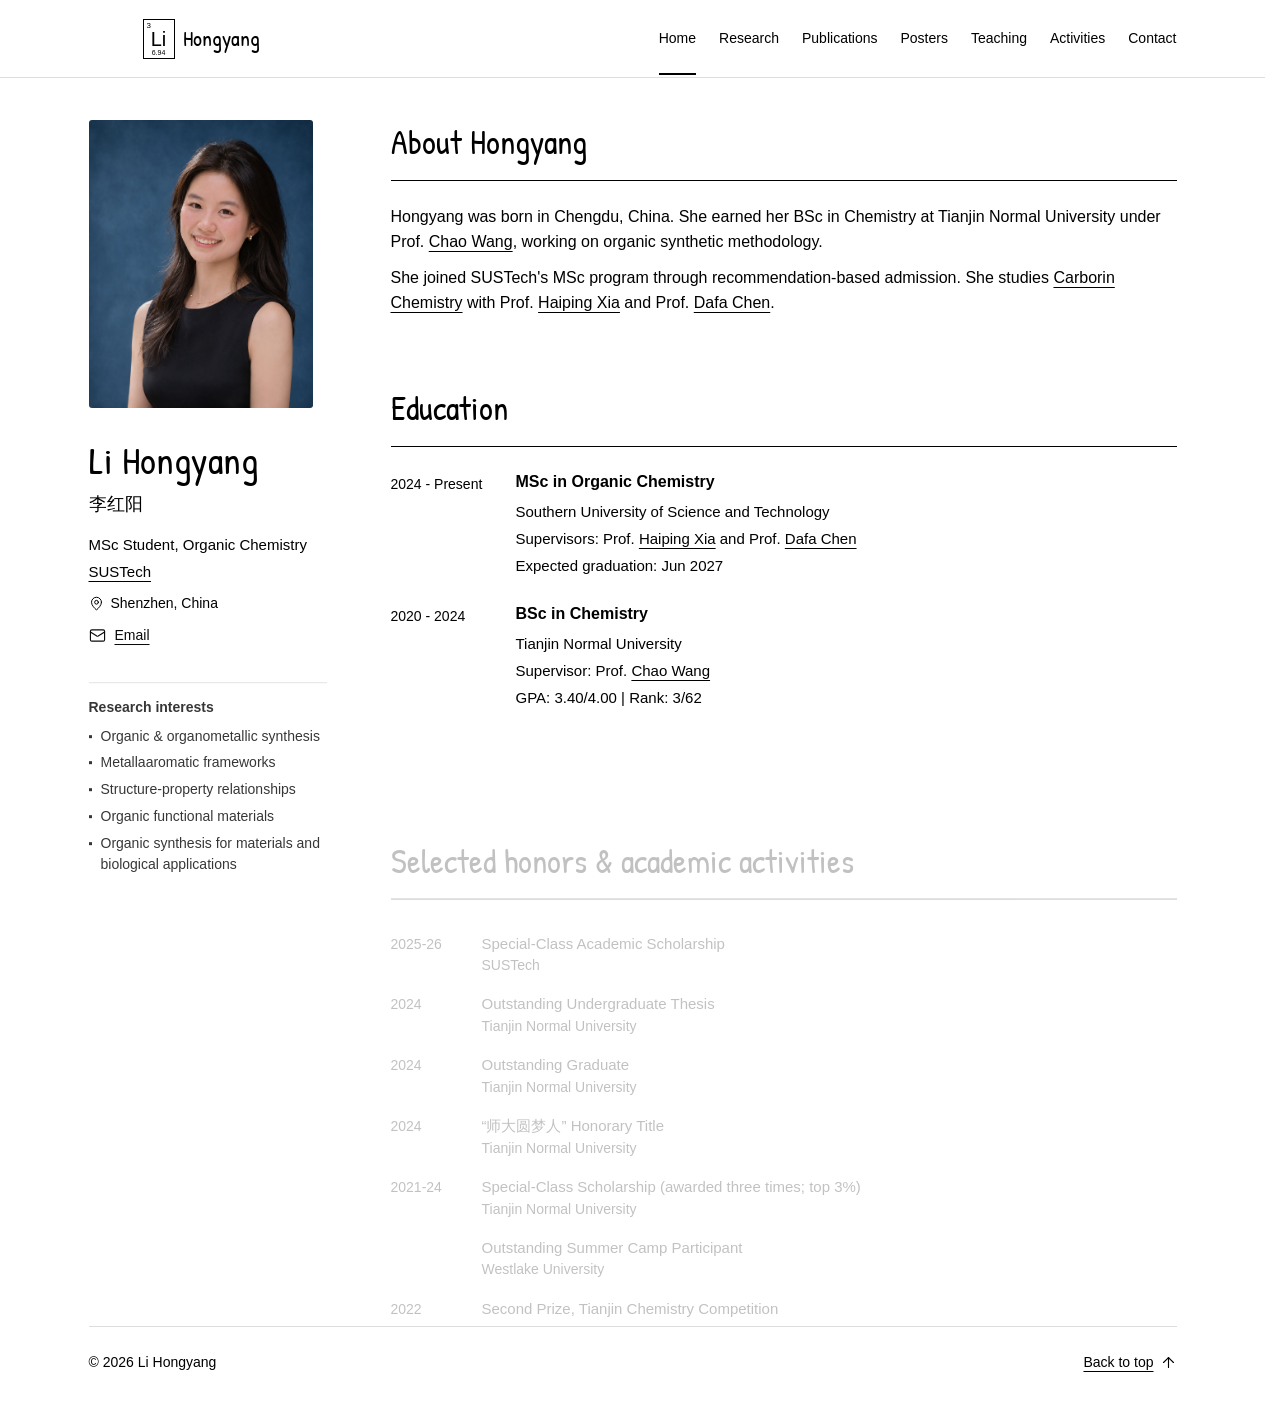
<file: index.html>
<!doctype html>
<html lang="en">
<head>
  <meta charset="utf-8">
  <meta name="viewport" content="width=device-width, initial-scale=1">
  <title>Li Hongyang | Home</title>
  <meta name="description" content="Li Hongyang is an MSc student in organic chemistry at SUSTech. Research in organic and organometallic synthesis, metallaaromatic frameworks, and structure-property relationships.">
  <meta name="robots" content="index, follow">
  <meta name="theme-color" content="#ffffff">
  <meta property="og:title" content="Li Hongyang | Home">
  <meta property="og:description" content="Organic and organometallic synthesis. Exploring molecular structure, reactivity, and functional materials.">
  <meta property="og:type" content="website">
  <link rel="icon" type="image/png" href="assets/sun-favicon-round.png">
  <link rel="stylesheet" href="styles.css">
  <script src="assets/lucide.min.js" defer></script>
  <script src="script.js" defer></script>
  <script data-goatcounter="https://hyangli-chem.goatcounter.com/count" async src="https://gc.zgo.at/count.js"></script>
<meta property="og:url" content="https://hyangli-chem.github.io/">
<link rel="canonical" href="https://hyangli-chem.github.io/">
</head>
<body id="top" class="page-index">
  <a class="skip-link" href="#main">Skip to content</a>
  <header class="site-header">
    <div class="header-inner">
      <a class="wordmark" href="index.html" aria-label="Li Hongyang, home"><svg xmlns="http://www.w3.org/2000/svg" viewbox="90 65 170 145" width="170" height="145" class="brand-symbol" aria-hidden="true" focusable="false">
  <defs>
    <filter id="sun-remove-paper" x="0" y="0" width="100%" height="100%" color-interpolation-filters="sRGB">
      <!-- Neutral paper becomes transparent; the original yellow pixels stay unchanged. -->
      <fecolormatrix type="matrix" values="1 0 0 0 0  0 1 0 0 0  0 0 1 0 0  1 0 -1 0 0"></fecolormatrix>
    </filter>
    <mask id="sun-draw-mask" maskunits="userSpaceOnUse" x="0" y="0" width="300" height="250">
      <g class="sun-ink" fill="none" stroke="white" stroke-width="16" stroke-linecap="round" stroke-linejoin="round">
        <path class="sun-core" pathlength="100" d="M150 132c8-6 22-13 27-2c5 14-9 29-22 37c-10-10-19-22-17-37c0-14 11-24 26-26c17-5 29 5 36 23c5 10 7 23 4 33"></path>
        <path class="sun-ray" pathlength="100" d="M117 76c0 14 14 27 10 43"></path>
        <path class="sun-ray" pathlength="100" d="M169 94c14-7 29-13 42-20"></path>
        <path class="sun-ray" pathlength="100" d="M223 127c12 3 21 13 27 22"></path>
        <path class="sun-ray" pathlength="100" d="M216 168c4 10 7 22 9 32"></path>
        <path class="sun-ray" pathlength="100" d="M146 196c11-2 24-7 33-11"></path>
        <path class="sun-ray" pathlength="100" d="M100 154c8 7 16 11 26 13"></path>
      </g>
    </mask>
  </defs>
  <image class="sun-bitmap" href="assets/sun-handdrawn-original.png" width="300" height="250" filter="url(#sun-remove-paper)"></image>
</svg><span class="name-lockup"><span class="element-tile" title="Lithium: atomic number 3; relative atomic mass 6.94"><span class="element-number" aria-hidden="true">3</span><span class="element-symbol">Li</span><span class="element-mass" aria-hidden="true">6.94</span></span> Hongyang</span></a>
      <button class="menu-toggle icon-button" type="button" aria-label="Open navigation" aria-controls="navigation" aria-expanded="false" title="Navigation">
        <i data-lucide="menu" aria-hidden="true"></i>
      </button>
      <nav id="navigation" class="navigation" aria-label="Main navigation">
        <a href="index.html" aria-current="page">Home</a>
        <a href="research.html">Research</a>
        <a href="publications.html">Publications</a>
        <a href="posters.html">Posters</a>
        <a href="teaching.html">Teaching</a>
        <a href="activities.html">Activities</a>
        <a href="contact.html">Contact</a>
      </nav>
    </div>
  </header>

  <div class="page-layout">
    <aside class="profile" aria-label="Profile">
      <button class="photo-trigger portrait-trigger" type="button" aria-label="View portrait of Li Hongyang" aria-haspopup="dialog" aria-controls="photo-viewer" title="View portrait">
        <img class="portrait" src="assets/li-hongyang-favorite.jpeg" alt="Portrait of Li Hongyang" width="1086" height="1448" fetchpriority="high">
      </button>
      <h1>Li Hongyang</h1>
      <p class="chinese-name" lang="zh-CN">李红阳</p>
      <p class="profile-role">MSc Student, Organic Chemistry</p>
      <p class="profile-school"><a href="https://www.sustech.edu.cn/" target="_blank" rel="noopener noreferrer"><abbr title="Southern University of Science and Technology">SUSTech</abbr></a></p>
      <p class="location"><i data-lucide="map-pin" aria-hidden="true"></i> Shenzhen, China</p>
      <a class="profile-email" href="mailto:hyangli02@163.com"><i data-lucide="mail" aria-hidden="true"></i> Email</a>
      <div class="research-interests profile-interests">
          <h3>Research interests</h3>
          <ul class="interest-list">
            <li>Organic &amp; organometallic synthesis</li>
            <li>Metallaaromatic frameworks</li>
            <li>Structure-property relationships</li>
            <li>Organic functional materials</li>
            <li>Organic synthesis for materials and biological applications</li>
          </ul>
        </div>
      <div class="profile-note">
        <span class="small-label">Next step</span>
        <p>Seeking a PhD position in organic synthesis, organic functional materials, biomaterials, or related fields for 2027 entry. Particularly interested in applying organic synthesis to materials science and biological research.</p>
      </div>
      <a class="text-link profile-jump" href="#education">Education &amp; awards <i data-lucide="arrow-down" aria-hidden="true"></i></a>
    </aside>

    <main id="main" class="main-content">
      <section id="about" class="section about-section" aria-labelledby="about-title">
        <div class="section-heading"><h2 id="about-title">About Hongyang</h2></div>
        <p>Hongyang was born in Chengdu, China. She earned her BSc in Chemistry at Tianjin Normal University under Prof. <a href="https://www.x-mol.com/groups/chaowang" target="_blank" rel="noopener noreferrer">Chao Wang</a>, working on organic synthetic methodology.</p>
        <p>She joined SUSTech's MSc program through recommendation-based admission. She studies <a href="https://www.carbolong.com/home" target="_blank" rel="noopener noreferrer">Carborin Chemistry</a> with Prof. <a href="https://www.sustech.edu.cn/zh/faculties/xiahaiping.html" target="_blank" rel="noopener noreferrer">Haiping Xia</a> and Prof. <a href="https://www.sustech.edu.cn/zh/faculties/chendafa.html" target="_blank" rel="noopener noreferrer">Dafa Chen</a>.</p>
        </section>

      <section id="education" class="section" aria-labelledby="education-title">
        <div class="section-heading"><h2 id="education-title">Education</h2></div>
        <div class="education-entry">
          <span class="education-date">2024 - Present</span>
          <div>
<h3>MSc in Organic Chemistry</h3>
<p>Southern University of Science and Technology</p>
<p class="muted">Supervisors: Prof. <a href="https://www.sustech.edu.cn/zh/faculties/xiahaiping.html" target="_blank" rel="noopener noreferrer">Haiping Xia</a> and Prof. <a href="https://www.sustech.edu.cn/zh/faculties/chendafa.html" target="_blank" rel="noopener noreferrer">Dafa Chen</a></p>
<p class="muted">Expected graduation: Jun 2027</p>
</div>
        </div>
        <div class="education-entry">
          <span class="education-date">2020 - 2024</span>
          <div>
<h3>BSc in Chemistry</h3>
<p>Tianjin Normal University</p>
<p class="muted">Supervisor: Prof. <a href="https://www.x-mol.com/groups/chaowang" target="_blank" rel="noopener noreferrer">Chao Wang</a></p>
<p>GPA: 3.40/4.00 | Rank: 3/62</p>
</div>
        </div>
      </section>

      <section id="honors" class="section" aria-labelledby="honors-title">
        <div class="section-heading"><h2 id="honors-title">Selected honors &amp; academic activities</h2></div>
        <dl class="honors-list">
          <div>
<dt>2025-26</dt>
<dd>Special-Class Academic Scholarship <span>SUSTech</span>
</dd>
</div>
          <div>
<dt>2024</dt>
<dd>Outstanding Undergraduate Thesis <span>Tianjin Normal University</span>
</dd>
</div>
          <div>
<dt>2024</dt>
<dd>Outstanding Graduate <span>Tianjin Normal University</span>
</dd>
</div>
          <div>
<dt>2024</dt>
<dd>“师大圆梦人” Honorary Title <span>Tianjin Normal University</span>
</dd>
</div>
          <div>
<dt>2021-24</dt>
<dd>Special-Class Scholarship (awarded three times; top 3%) <span>Tianjin Normal University</span>
</dd>
</div>
          <div>
<dt></dt>
<dd>Outstanding Summer Camp Participant <span>Westlake University</span>
</dd>
</div>
          <div>
<dt>2022</dt>
<dd>Second Prize, Tianjin Chemistry Competition</dd>
</div>
        </dl>
      </section>

      </main>
  </div>

  <footer class="site-footer"><p>© 2026 Li Hongyang</p>
<a class="text-link" href="#top">Back to top <i data-lucide="arrow-up" aria-hidden="true"></i></a></footer>
  <dialog id="photo-viewer" class="photo-viewer" aria-label="Photo viewer" aria-describedby="photo-caption">
    <div class="photo-toolbar">
      <button class="icon-button photo-close" type="button" aria-label="Close photo" title="Close photo" autofocus><i data-lucide="x" aria-hidden="true"></i></button>
    </div>
    <figure class="photo-full">
      <div class="photo-stage"></div>
      <figcaption id="photo-caption"></figcaption>
    </figure>
  </dialog>
  <p class="toast" role="status" aria-live="polite"></p>
</body>
</html>
</file>
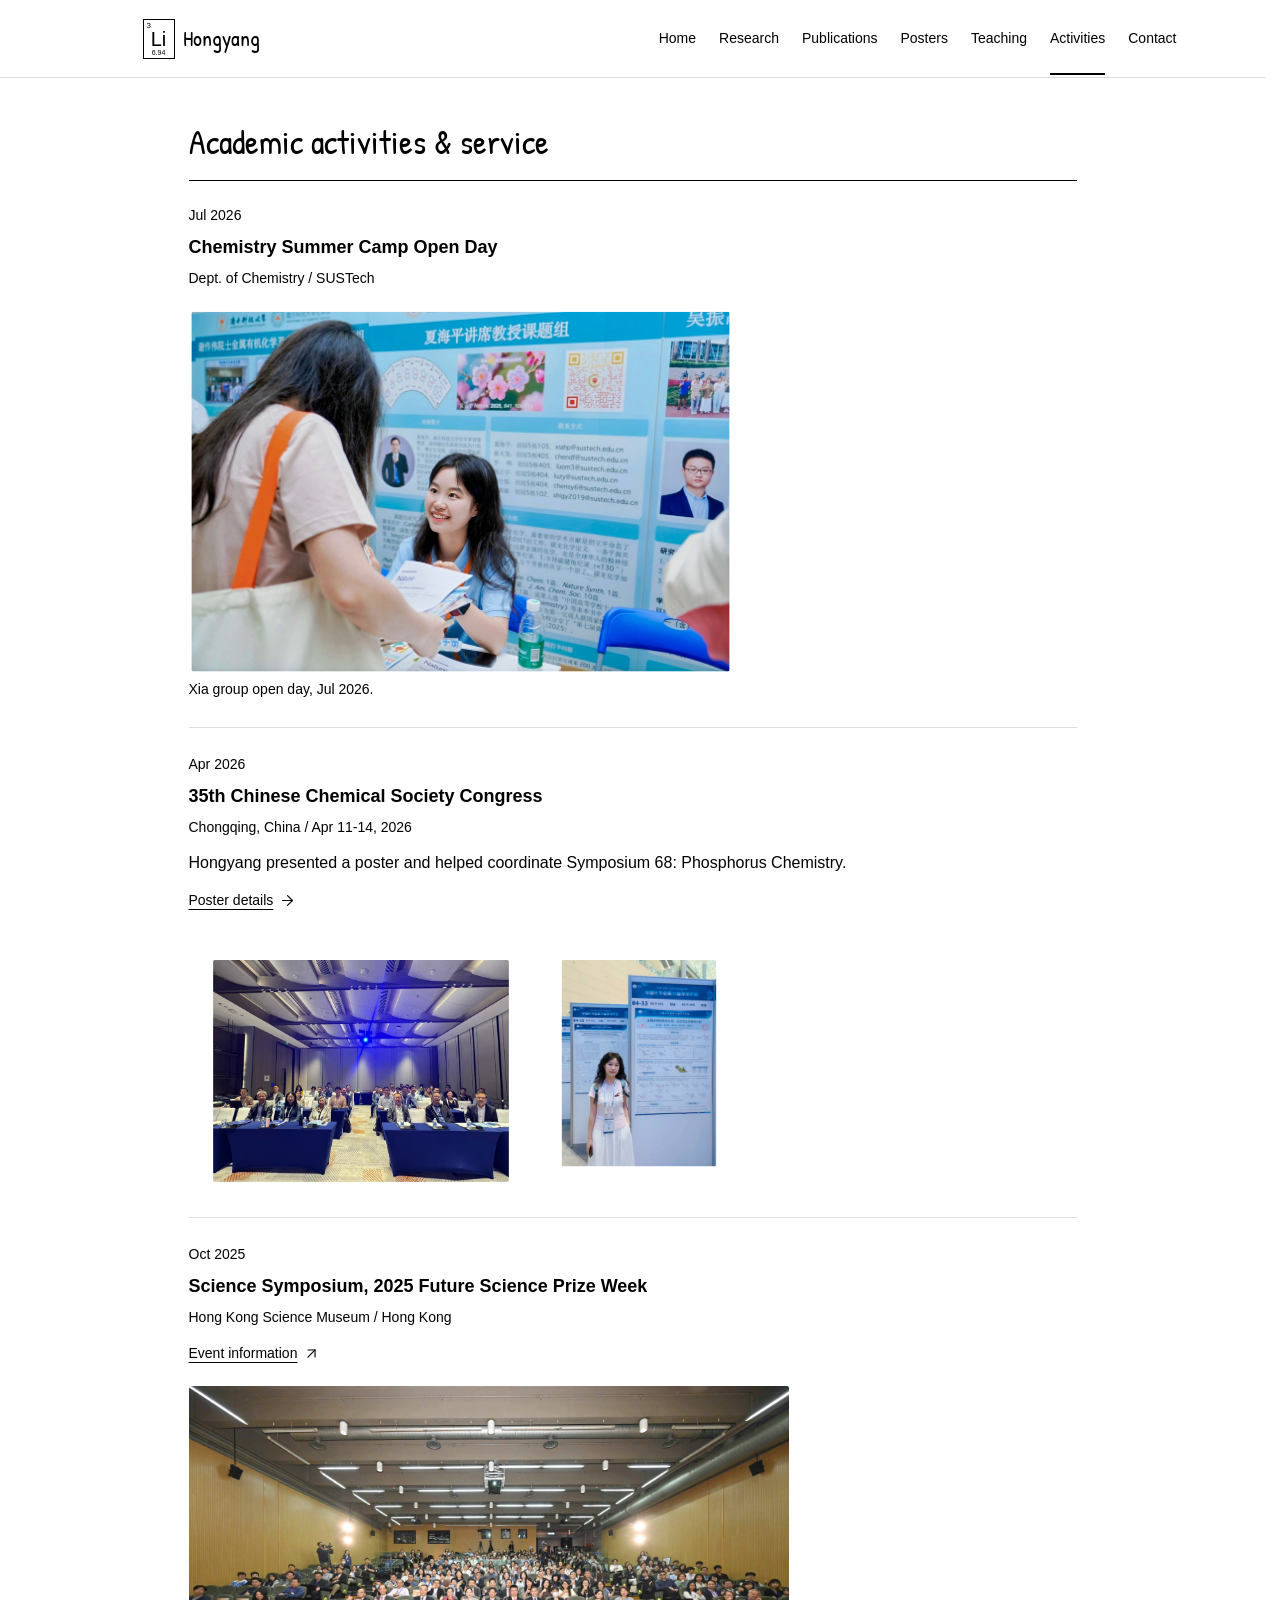
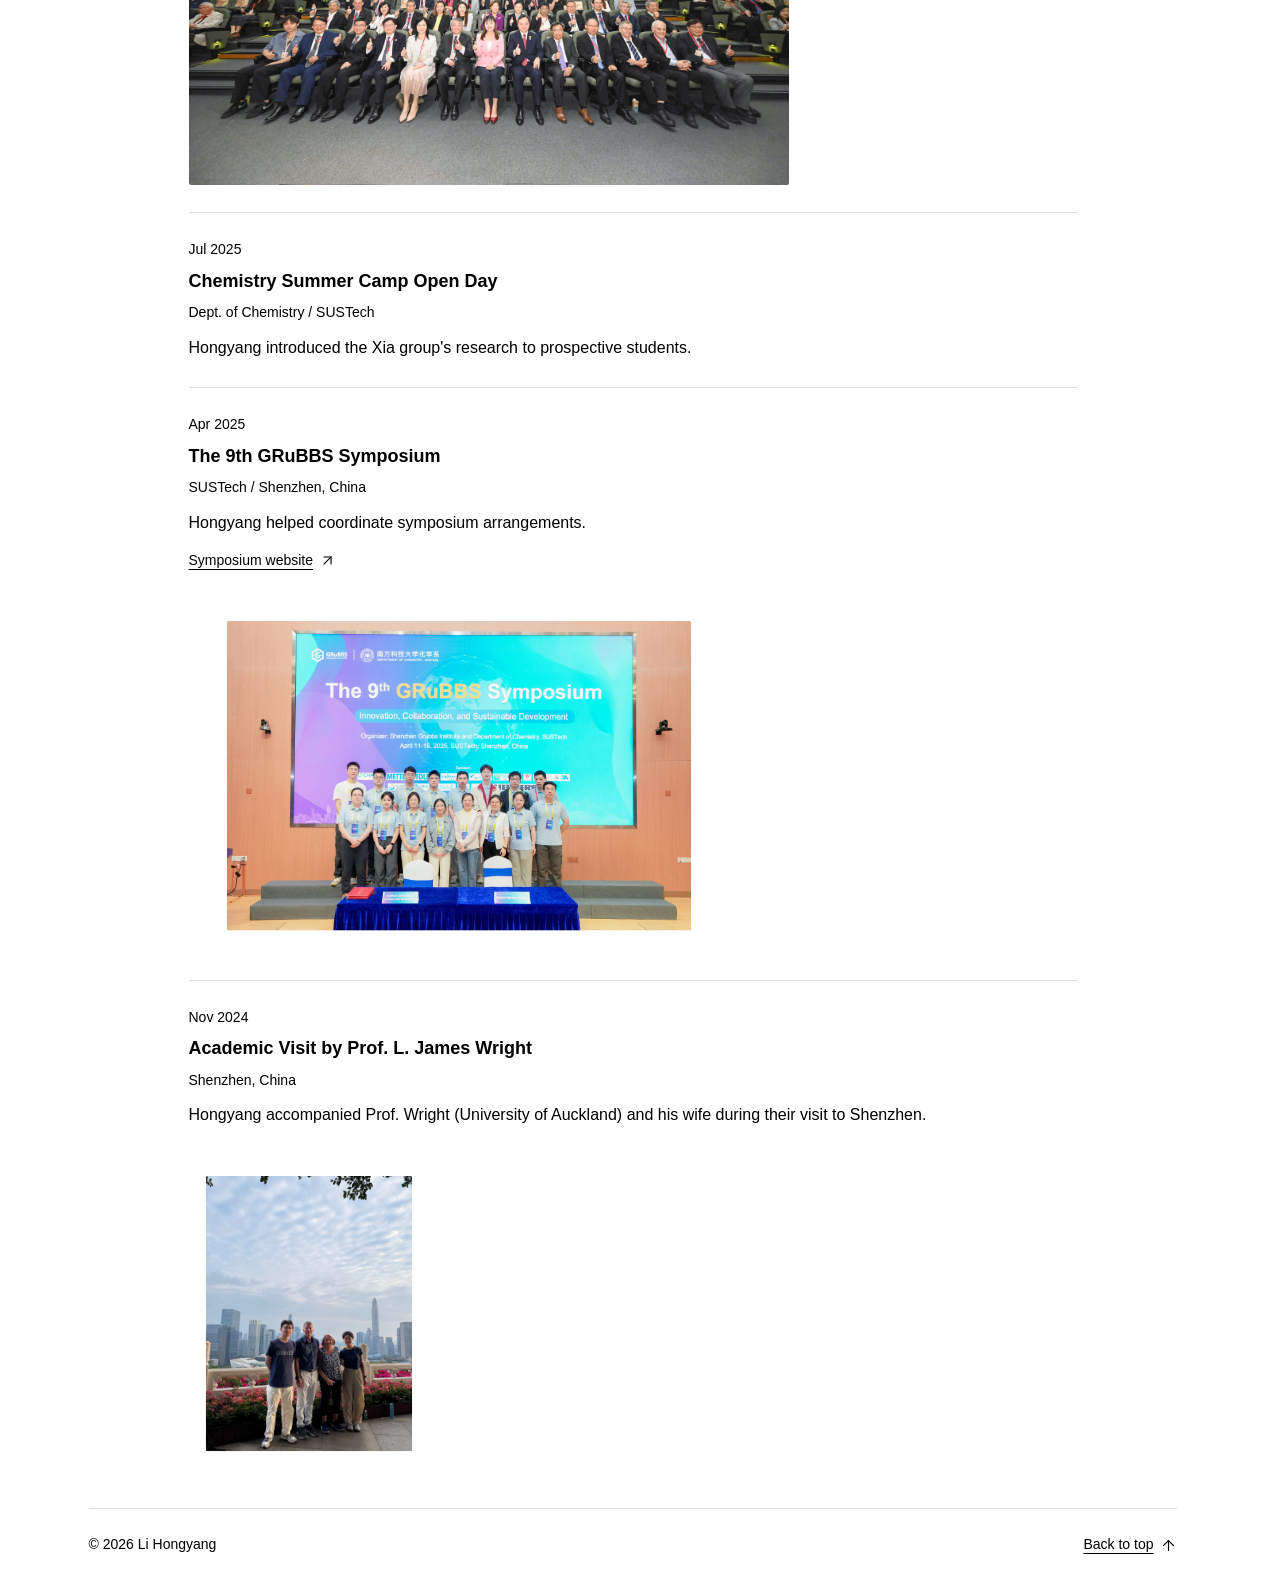
<file: activities.html>
<!doctype html>
<html lang="en">
<head>
  <meta charset="utf-8">
  <meta name="viewport" content="width=device-width, initial-scale=1">
  <title>Li Hongyang | Activities</title>
  <meta name="description" content="Li Hongyang is an MSc student in organic chemistry at SUSTech. Research in organic and organometallic synthesis, metallaaromatic frameworks, and structure-property relationships.">
  <meta name="robots" content="index, follow">
  <meta name="theme-color" content="#ffffff">
  <meta property="og:title" content="Li Hongyang | Activities">
  <meta property="og:description" content="Organic and organometallic synthesis. Exploring molecular structure, reactivity, and functional materials.">
  <meta property="og:type" content="website">
  <link rel="icon" type="image/png" href="assets/sun-favicon-round.png">
  <link rel="stylesheet" href="styles.css">
  <script src="assets/lucide.min.js" defer></script>
  <script src="script.js" defer></script>
  <script data-goatcounter="https://hyangli-chem.goatcounter.com/count" async src="https://gc.zgo.at/count.js"></script>
<meta property="og:url" content="https://hyangli-chem.github.io/activities.html">
<link rel="canonical" href="https://hyangli-chem.github.io/activities.html">
</head>
<body id="top" class="page-activities">
  <a class="skip-link" href="#main">Skip to content</a>
  <header class="site-header">
    <div class="header-inner">
      <a class="wordmark" href="index.html" aria-label="Li Hongyang, home"><svg xmlns="http://www.w3.org/2000/svg" viewbox="90 65 170 145" width="170" height="145" class="brand-symbol" aria-hidden="true" focusable="false">
  <defs>
    <filter id="sun-remove-paper" x="0" y="0" width="100%" height="100%" color-interpolation-filters="sRGB">
      <!-- Neutral paper becomes transparent; the original yellow pixels stay unchanged. -->
      <fecolormatrix type="matrix" values="1 0 0 0 0  0 1 0 0 0  0 0 1 0 0  1 0 -1 0 0"></fecolormatrix>
    </filter>
    <mask id="sun-draw-mask" maskunits="userSpaceOnUse" x="0" y="0" width="300" height="250">
      <g class="sun-ink" fill="none" stroke="white" stroke-width="16" stroke-linecap="round" stroke-linejoin="round">
        <path class="sun-core" pathlength="100" d="M150 132c8-6 22-13 27-2c5 14-9 29-22 37c-10-10-19-22-17-37c0-14 11-24 26-26c17-5 29 5 36 23c5 10 7 23 4 33"></path>
        <path class="sun-ray" pathlength="100" d="M117 76c0 14 14 27 10 43"></path>
        <path class="sun-ray" pathlength="100" d="M169 94c14-7 29-13 42-20"></path>
        <path class="sun-ray" pathlength="100" d="M223 127c12 3 21 13 27 22"></path>
        <path class="sun-ray" pathlength="100" d="M216 168c4 10 7 22 9 32"></path>
        <path class="sun-ray" pathlength="100" d="M146 196c11-2 24-7 33-11"></path>
        <path class="sun-ray" pathlength="100" d="M100 154c8 7 16 11 26 13"></path>
      </g>
    </mask>
  </defs>
  <image class="sun-bitmap" href="assets/sun-handdrawn-original.png" width="300" height="250" filter="url(#sun-remove-paper)"></image>
</svg><span class="name-lockup"><span class="element-tile" title="Lithium: atomic number 3; relative atomic mass 6.94"><span class="element-number" aria-hidden="true">3</span><span class="element-symbol">Li</span><span class="element-mass" aria-hidden="true">6.94</span></span> Hongyang</span></a>
      <button class="menu-toggle icon-button" type="button" aria-label="Open navigation" aria-controls="navigation" aria-expanded="false" title="Navigation">
        <i data-lucide="menu" aria-hidden="true"></i>
      </button>
      <nav id="navigation" class="navigation" aria-label="Main navigation">
        <a href="index.html">Home</a>
        <a href="research.html">Research</a>
        <a href="publications.html">Publications</a>
        <a href="posters.html">Posters</a>
        <a href="teaching.html">Teaching</a>
        <a href="activities.html" aria-current="page">Activities</a>
        <a href="contact.html">Contact</a>
      </nav>
    </div>
  </header>

  <div class="page-layout page-layout--content">
    <main id="main" class="main-content">
      <section id="activities" class="section" aria-labelledby="activities-title">
        <div class="section-heading"><h1 id="activities-title">Academic activities &amp; service</h1></div>
        <article id="chemistry-open-day-2026" class="activity-entry">
          <div class="entry-meta"><time datetime="2026-07">Jul 2026</time></div>
          <h3>Chemistry Summer Camp Open Day</h3>
          <p class="affiliation">Dept. of Chemistry / SUSTech</p>
          <figure class="activity-photo activity-photo--wide" style="--photo-width: 1086px">
            <button class="photo-trigger" type="button" aria-label="View 2026 summer camp photo" aria-haspopup="dialog" aria-controls="photo-viewer" title="View photo">
              <img src="assets/chemistry-open-day-2026.jpeg" alt="Introducing the Xia research group to a visiting student at the 2026 SUSTech Chemistry Summer Camp Open Day" width="1086" height="725" loading="lazy" decoding="async">
            </button>
            <figcaption>Xia group open day, Jul 2026.</figcaption>
          </figure>
        </article>
        <article id="ccs-congress-2026" class="activity-entry">
          <div class="entry-meta"><time datetime="2026-04">Apr 2026</time></div>
          <h3>35th Chinese Chemical Society Congress</h3>
          <p class="affiliation">Chongqing, China / Apr 11-14, 2026</p>
          <p>Hongyang presented a poster and helped coordinate Symposium 68: Phosphorus Chemistry.</p>
          <a class="text-link" href="posters.html#posters">Poster details <i data-lucide="arrow-right" aria-hidden="true"></i></a>
          <div class="activity-gallery">
            <figure class="activity-photo" style="--photo-width: 1702px">
              <button class="photo-trigger" type="button" aria-label="View Phosphorus Chemistry symposium photo" aria-haspopup="dialog" aria-controls="photo-viewer" title="View photo">
                <img src="assets/ccs-phosphorus-symposium-2026.jpeg" alt="Participants at Symposium 68: Phosphorus Chemistry, 35th CCS Congress" width="1702" height="1276" loading="lazy" decoding="async">
              </button>
            </figure>
            <figure class="activity-photo activity-photo--portrait" style="--photo-width: 360px">
              <button class="photo-trigger" type="button" aria-label="View poster presentation photo" aria-haspopup="dialog" aria-controls="photo-viewer" title="View photo">
                <img src="assets/ccs-poster-2026-selected.webp" alt="Li Hongyang beside her research poster at the 35th CCS Congress" width="360" height="480" loading="lazy" decoding="async">
              </button>
            </figure>
          </div>
        </article>
        <article id="future-science-prize-2025" class="activity-entry">
          <div class="entry-meta"><time datetime="2025-10">Oct 2025</time></div>
          <h3>Science Symposium, 2025 Future Science Prize Week</h3>
          <p class="affiliation">Hong Kong Science Museum / Hong Kong</p>
          <a class="text-link" href="https://www.futureprize.org/en/nav/detail/1806.html" target="_blank" rel="noopener noreferrer">Event information <i data-lucide="arrow-up-right" aria-hidden="true"></i></a>
          <figure class="activity-photo activity-photo--wide" style="--photo-width: 6048px">
            <button class="photo-trigger" type="button" aria-label="View Future Science Prize Week group photo" aria-haspopup="dialog" aria-controls="photo-viewer" title="View photo">
              <img src="assets/future-science-prize-2025.jpeg" alt="Group photograph at the 2025 Future Science Prize Week Science Symposium in Hong Kong" width="6048" height="4024" loading="lazy" decoding="async">
            </button>
          </figure>
        </article>
        <article id="chemistry-open-day-2025" class="activity-entry">
          <div class="entry-meta"><time datetime="2025-07">Jul 2025</time></div>
          <h3>Chemistry Summer Camp Open Day</h3>
          <p class="affiliation">Dept. of Chemistry / SUSTech</p>
          <p>Hongyang introduced the Xia group's research to prospective students.</p>
        </article>
        <article id="grubbs-symposium-2025" class="activity-entry">
          <div class="entry-meta"><time datetime="2025-04">Apr 2025</time></div>
          <h3>The 9th GRuBBS Symposium</h3>
          <p class="affiliation">SUSTech / Shenzhen, China</p>
          <p>Hongyang helped coordinate symposium arrangements.</p>
          <a class="text-link" href="https://grubbsinstitute.sustech.edu.cn/glbs-index.html" target="_blank" rel="noopener noreferrer">Symposium website <i data-lucide="arrow-up-right" aria-hidden="true"></i></a>
          <figure class="activity-photo" style="--photo-width: 2560px">
            <button class="photo-trigger" type="button" aria-label="View symposium group photo" aria-haspopup="dialog" aria-controls="photo-viewer" title="View photo">
              <img src="assets/grubbs-symposium-2025-large.webp" alt="Group photograph at the 9th GRuBBS Symposium at SUSTech" width="2560" height="1707" loading="lazy" decoding="async">
            </button>
          </figure>
        </article>
        <article id="auckland-visit-2024" class="activity-entry">
          <div class="entry-meta"><time datetime="2024-11">Nov 2024</time></div>
          <h3>Academic Visit by Prof. L. James Wright</h3>
          <p class="affiliation">Shenzhen, China</p>
          <p>Hongyang accompanied Prof. Wright (University of Auckland) and his wife during their visit to Shenzhen.</p>
          <figure class="activity-photo activity-photo--portrait" style="--photo-width: 1920px">
            <button class="photo-trigger" type="button" aria-label="View academic visit photo" aria-haspopup="dialog" aria-controls="photo-viewer" title="View photo">
              <img src="assets/auckland-visit-2024-large.webp" alt="Group photograph during Prof. L. James Wright's visit to Shenzhen" width="1920" height="2560" loading="lazy" decoding="async">
            </button>
          </figure>
        </article>
      </section>

      </main>
  </div>

  <footer class="site-footer"><p>© 2026 Li Hongyang</p>
<a class="text-link" href="#top">Back to top <i data-lucide="arrow-up" aria-hidden="true"></i></a></footer>
  <dialog id="photo-viewer" class="photo-viewer" aria-label="Photo viewer" aria-describedby="photo-caption">
    <div class="photo-toolbar">
      <button class="icon-button photo-close" type="button" aria-label="Close photo" title="Close photo" autofocus><i data-lucide="x" aria-hidden="true"></i></button>
    </div>
    <figure class="photo-full">
      <div class="photo-stage"></div>
      <figcaption id="photo-caption"></figcaption>
    </figure>
  </dialog>
  <p class="toast" role="status" aria-live="polite"></p>
</body>
</html>
</file>
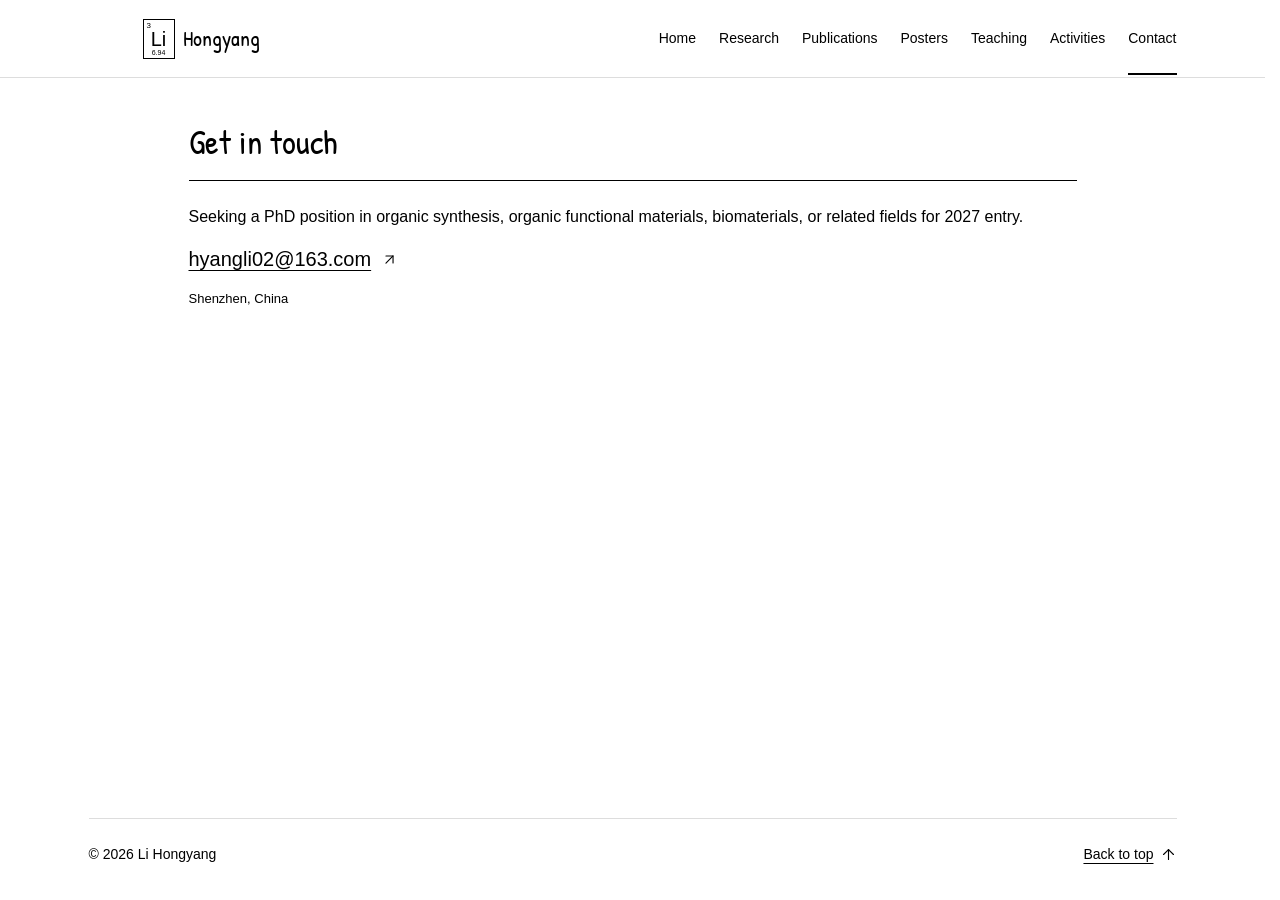
<file: contact.html>
<!doctype html>
<html lang="en">
<head>
  <meta charset="utf-8">
  <meta name="viewport" content="width=device-width, initial-scale=1">
  <title>Li Hongyang | Contact</title>
  <meta name="description" content="Li Hongyang is an MSc student in organic chemistry at SUSTech. Research in organic and organometallic synthesis, metallaaromatic frameworks, and structure-property relationships.">
  <meta name="robots" content="index, follow">
  <meta name="theme-color" content="#ffffff">
  <meta property="og:title" content="Li Hongyang | Contact">
  <meta property="og:description" content="Organic and organometallic synthesis. Exploring molecular structure, reactivity, and functional materials.">
  <meta property="og:type" content="website">
  <link rel="icon" type="image/png" href="assets/sun-favicon-round.png">
  <link rel="stylesheet" href="styles.css">
  <script src="assets/lucide.min.js" defer></script>
  <script src="script.js" defer></script>
  <script data-goatcounter="https://hyangli-chem.goatcounter.com/count" async src="https://gc.zgo.at/count.js"></script>
<meta property="og:url" content="https://hyangli-chem.github.io/contact.html">
<link rel="canonical" href="https://hyangli-chem.github.io/contact.html">
</head>
<body id="top" class="page-contact">
  <a class="skip-link" href="#main">Skip to content</a>
  <header class="site-header">
    <div class="header-inner">
      <a class="wordmark" href="index.html" aria-label="Li Hongyang, home"><svg xmlns="http://www.w3.org/2000/svg" viewbox="90 65 170 145" width="170" height="145" class="brand-symbol" aria-hidden="true" focusable="false">
  <defs>
    <filter id="sun-remove-paper" x="0" y="0" width="100%" height="100%" color-interpolation-filters="sRGB">
      <!-- Neutral paper becomes transparent; the original yellow pixels stay unchanged. -->
      <fecolormatrix type="matrix" values="1 0 0 0 0  0 1 0 0 0  0 0 1 0 0  1 0 -1 0 0"></fecolormatrix>
    </filter>
    <mask id="sun-draw-mask" maskunits="userSpaceOnUse" x="0" y="0" width="300" height="250">
      <g class="sun-ink" fill="none" stroke="white" stroke-width="16" stroke-linecap="round" stroke-linejoin="round">
        <path class="sun-core" pathlength="100" d="M150 132c8-6 22-13 27-2c5 14-9 29-22 37c-10-10-19-22-17-37c0-14 11-24 26-26c17-5 29 5 36 23c5 10 7 23 4 33"></path>
        <path class="sun-ray" pathlength="100" d="M117 76c0 14 14 27 10 43"></path>
        <path class="sun-ray" pathlength="100" d="M169 94c14-7 29-13 42-20"></path>
        <path class="sun-ray" pathlength="100" d="M223 127c12 3 21 13 27 22"></path>
        <path class="sun-ray" pathlength="100" d="M216 168c4 10 7 22 9 32"></path>
        <path class="sun-ray" pathlength="100" d="M146 196c11-2 24-7 33-11"></path>
        <path class="sun-ray" pathlength="100" d="M100 154c8 7 16 11 26 13"></path>
      </g>
    </mask>
  </defs>
  <image class="sun-bitmap" href="assets/sun-handdrawn-original.png" width="300" height="250" filter="url(#sun-remove-paper)"></image>
</svg><span class="name-lockup"><span class="element-tile" title="Lithium: atomic number 3; relative atomic mass 6.94"><span class="element-number" aria-hidden="true">3</span><span class="element-symbol">Li</span><span class="element-mass" aria-hidden="true">6.94</span></span> Hongyang</span></a>
      <button class="menu-toggle icon-button" type="button" aria-label="Open navigation" aria-controls="navigation" aria-expanded="false" title="Navigation">
        <i data-lucide="menu" aria-hidden="true"></i>
      </button>
      <nav id="navigation" class="navigation" aria-label="Main navigation">
        <a href="index.html">Home</a>
        <a href="research.html">Research</a>
        <a href="publications.html">Publications</a>
        <a href="posters.html">Posters</a>
        <a href="teaching.html">Teaching</a>
        <a href="activities.html">Activities</a>
        <a href="contact.html" aria-current="page">Contact</a>
      </nav>
    </div>
  </header>

  <div class="page-layout page-layout--content">
    <main id="main" class="main-content">
      <section id="contact" class="section contact-section" aria-labelledby="contact-title">
        <div class="section-heading"><h1 id="contact-title">Get in touch</h1></div>
        <p>Seeking a PhD position in organic synthesis, organic functional materials, biomaterials, or related fields for 2027 entry.</p>
        <a class="contact-email" href="mailto:hyangli02@163.com">hyangli02@163.com <i data-lucide="arrow-up-right" aria-hidden="true"></i></a>
        <p class="muted">Shenzhen, China</p>
      </section>
    </main>
  </div>

  <footer class="site-footer"><p>© 2026 Li Hongyang</p>
<a class="text-link" href="#top">Back to top <i data-lucide="arrow-up" aria-hidden="true"></i></a></footer>
  <dialog id="photo-viewer" class="photo-viewer" aria-label="Photo viewer" aria-describedby="photo-caption">
    <div class="photo-toolbar">
      <button class="icon-button photo-close" type="button" aria-label="Close photo" title="Close photo" autofocus><i data-lucide="x" aria-hidden="true"></i></button>
    </div>
    <figure class="photo-full">
      <div class="photo-stage"></div>
      <figcaption id="photo-caption"></figcaption>
    </figure>
  </dialog>
  <p class="toast" role="status" aria-live="polite"></p>
</body>
</html>
</file>
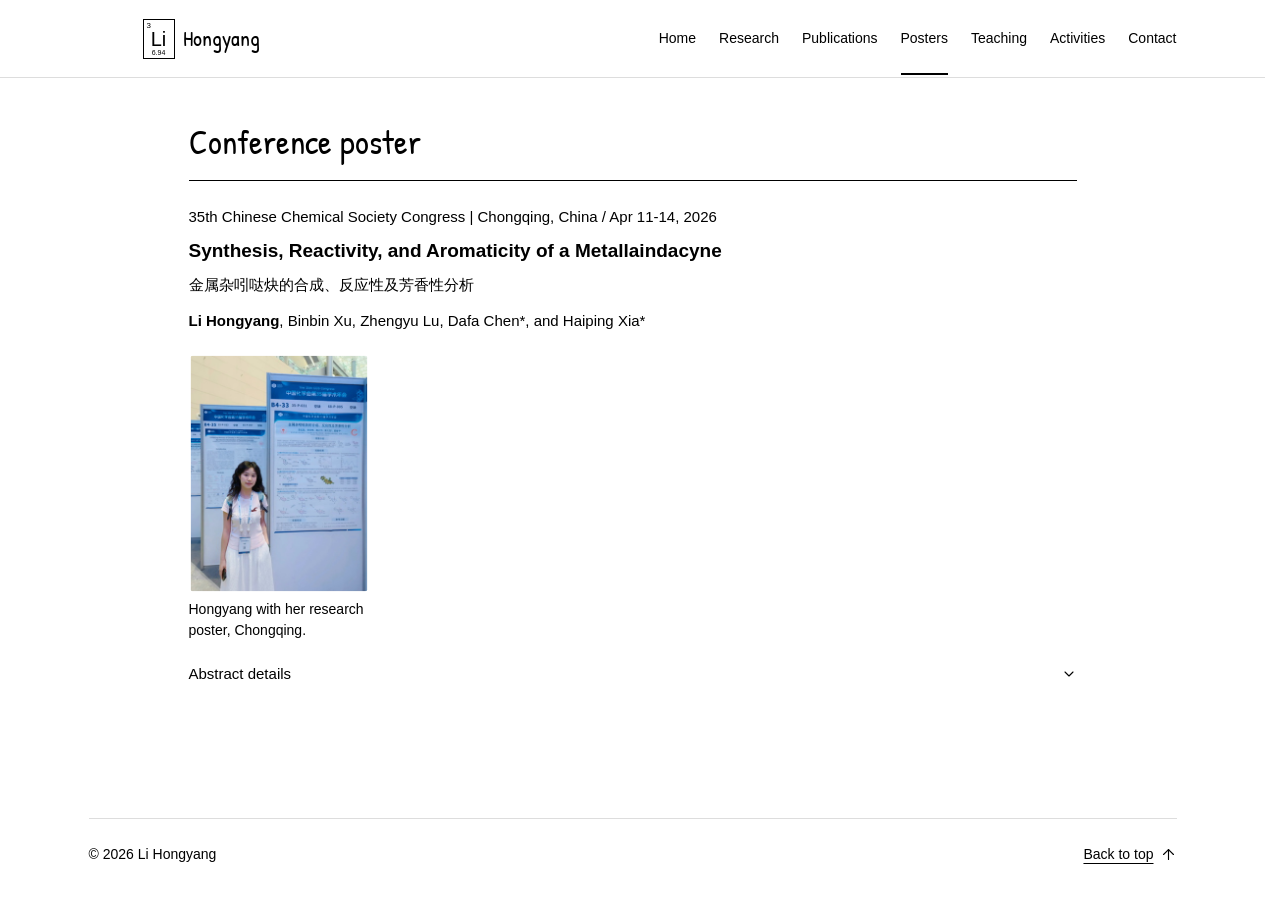
<file: posters.html>
<!doctype html>
<html lang="en">
<head>
  <meta charset="utf-8">
  <meta name="viewport" content="width=device-width, initial-scale=1">
  <title>Li Hongyang | Posters</title>
  <meta name="description" content="Li Hongyang is an MSc student in organic chemistry at SUSTech. Research in organic and organometallic synthesis, metallaaromatic frameworks, and structure-property relationships.">
  <meta name="robots" content="index, follow">
  <meta name="theme-color" content="#ffffff">
  <meta property="og:title" content="Li Hongyang | Posters">
  <meta property="og:description" content="Organic and organometallic synthesis. Exploring molecular structure, reactivity, and functional materials.">
  <meta property="og:type" content="website">
  <link rel="icon" type="image/png" href="assets/sun-favicon-round.png">
  <link rel="stylesheet" href="styles.css">
  <script src="assets/lucide.min.js" defer></script>
  <script src="script.js" defer></script>
  <script data-goatcounter="https://hyangli-chem.goatcounter.com/count" async src="https://gc.zgo.at/count.js"></script>
<meta property="og:url" content="https://hyangli-chem.github.io/posters.html">
<link rel="canonical" href="https://hyangli-chem.github.io/posters.html">
</head>
<body id="top" class="page-posters">
  <a class="skip-link" href="#main">Skip to content</a>
  <header class="site-header">
    <div class="header-inner">
      <a class="wordmark" href="index.html" aria-label="Li Hongyang, home"><svg xmlns="http://www.w3.org/2000/svg" viewbox="90 65 170 145" width="170" height="145" class="brand-symbol" aria-hidden="true" focusable="false">
  <defs>
    <filter id="sun-remove-paper" x="0" y="0" width="100%" height="100%" color-interpolation-filters="sRGB">
      <!-- Neutral paper becomes transparent; the original yellow pixels stay unchanged. -->
      <fecolormatrix type="matrix" values="1 0 0 0 0  0 1 0 0 0  0 0 1 0 0  1 0 -1 0 0"></fecolormatrix>
    </filter>
    <mask id="sun-draw-mask" maskunits="userSpaceOnUse" x="0" y="0" width="300" height="250">
      <g class="sun-ink" fill="none" stroke="white" stroke-width="16" stroke-linecap="round" stroke-linejoin="round">
        <path class="sun-core" pathlength="100" d="M150 132c8-6 22-13 27-2c5 14-9 29-22 37c-10-10-19-22-17-37c0-14 11-24 26-26c17-5 29 5 36 23c5 10 7 23 4 33"></path>
        <path class="sun-ray" pathlength="100" d="M117 76c0 14 14 27 10 43"></path>
        <path class="sun-ray" pathlength="100" d="M169 94c14-7 29-13 42-20"></path>
        <path class="sun-ray" pathlength="100" d="M223 127c12 3 21 13 27 22"></path>
        <path class="sun-ray" pathlength="100" d="M216 168c4 10 7 22 9 32"></path>
        <path class="sun-ray" pathlength="100" d="M146 196c11-2 24-7 33-11"></path>
        <path class="sun-ray" pathlength="100" d="M100 154c8 7 16 11 26 13"></path>
      </g>
    </mask>
  </defs>
  <image class="sun-bitmap" href="assets/sun-handdrawn-original.png" width="300" height="250" filter="url(#sun-remove-paper)"></image>
</svg><span class="name-lockup"><span class="element-tile" title="Lithium: atomic number 3; relative atomic mass 6.94"><span class="element-number" aria-hidden="true">3</span><span class="element-symbol">Li</span><span class="element-mass" aria-hidden="true">6.94</span></span> Hongyang</span></a>
      <button class="menu-toggle icon-button" type="button" aria-label="Open navigation" aria-controls="navigation" aria-expanded="false" title="Navigation">
        <i data-lucide="menu" aria-hidden="true"></i>
      </button>
      <nav id="navigation" class="navigation" aria-label="Main navigation">
        <a href="index.html">Home</a>
        <a href="research.html">Research</a>
        <a href="publications.html">Publications</a>
        <a href="posters.html" aria-current="page">Posters</a>
        <a href="teaching.html">Teaching</a>
        <a href="activities.html">Activities</a>
        <a href="contact.html">Contact</a>
      </nav>
    </div>
  </header>

  <div class="page-layout page-layout--content">
    <main id="main" class="main-content">
      <section id="posters" class="section" aria-labelledby="posters-title">
        <div class="section-heading"><h1 id="posters-title">Conference poster</h1></div>
        <article class="poster-entry">
          <p class="conference-name">35th Chinese Chemical Society Congress | Chongqing, China / Apr 11-14, 2026</p>
          <h3>Synthesis, Reactivity, and Aromaticity of a Metallaindacyne</h3>
          <p class="original-title" lang="zh-CN">金属杂吲哒炔的合成、反应性及芳香性分析</p>
          <p class="authors"><strong>Li Hongyang</strong>, Binbin Xu, Zhengyu Lu, Dafa Chen*, and Haiping Xia*</p>
          <figure class="activity-photo activity-photo--portrait" style="--photo-width: 360px">
            <button class="photo-trigger" type="button" aria-label="View poster presentation photo" aria-haspopup="dialog" aria-controls="photo-viewer" title="View photo">
              <img src="assets/ccs-poster-2026-selected.webp" alt="Li Hongyang beside her research poster at the 35th CCS Congress" width="360" height="480" loading="lazy" decoding="async">
            </button>
            <figcaption>Hongyang with her research poster, Chongqing.</figcaption>
          </figure>
          <details class="research-details">
            <summary>Abstract details <i data-lucide="chevron-down" aria-hidden="true"></i></summary>
            <div class="details-body">
              <h4>Registered abstract title</h4>
              <p>Synthesis of Metallaindacene/yne and Density Functional Theory (DFT) Calculations</p>
              <p class="original-title" lang="zh-CN">金属杂吲哒烯/炔的合成与密度泛函理论（DFT）计算</p>
              <p class="abstract-text">Indacene is a typical 12π-electron system consisting of two five-membered rings fused to a six-membered ring. Its inherent antiaromaticity makes the parent molecule and its derivatives highly reactive and difficult to stabilize. Although indacene and indacyne have been studied for decades, stabilizing this framework at room temperature while maintaining a neutral, fully conjugated structure remains an unresolved challenge.<sup>[1]</sup></p>
              <p class="abstract-text">Following the concept of carbolong chemistry and building on previously synthesized metallapentalenes and metallapentalynes,<sup>[2]</sup> this study introduces a metal atom at the bridgehead position shared by the six- and five-membered rings of indacyne to obtain a metallaindacyne. The resulting tricyclic metallaindacene/indacyne framework comprises a [6,5] system fused to a cyclopentadiene ring. Density functional theory (DFT) calculations indicate that dπ-pπ conjugation induces an aromaticity reversal from antiaromaticity in the organic parent indacyne to aromaticity in the metallaindacyne.</p>
              <p class="abstract-text">The [6,5] core is expected to enable the construction of a series of metallaindacene derivatives with [6,5,3], [6,5,4], and [6,5,5] frameworks. As new members of the carbolong family, these compounds are expected to retain the advantageous properties of carbolong compounds based on the [5,5] framework.<sup>[3]</sup> In addition, the cyclopentadiene ring fused to the [6,5] core is expected to further enhance electron delocalization, potentially leading to narrower band gaps and near-infrared absorption in metallaindacene/indacyne frameworks.</p>
              <p class="abstract-keywords"><strong>Keywords:</strong> Carbolong chemistry; metal complexes; aromaticity</p>
              <h4>References</h4>
              <ol class="abstract-references">
                <li><a href="https://doi.org/10.1016/0040-4039(93)88119-4" target="_blank" rel="noopener noreferrer">Wiersum, U.; Jenneskens, L. <em>Tetrahedron Lett.</em> <strong>1993</strong>, <em>34</em>, 6615-6618.</a></li>
                <li><a href="https://doi.org/10.1038/ncomms4265" target="_blank" rel="noopener noreferrer">Zhu, C. et al. <em>Nat. Commun.</em> <strong>2014</strong>, <em>5</em>, 3265.</a></li>
                <li><a href="https://doi.org/10.1038/s41586-025-08841-2" target="_blank" rel="noopener noreferrer">Xu, B. et al. <em>Nature</em> <strong>2025</strong>, <em>641</em>, 106-111.</a></li>
              </ol>
            </div>
          </details>
        </article>
      </section>

      </main>
  </div>

  <footer class="site-footer"><p>© 2026 Li Hongyang</p>
<a class="text-link" href="#top">Back to top <i data-lucide="arrow-up" aria-hidden="true"></i></a></footer>
  <dialog id="photo-viewer" class="photo-viewer" aria-label="Photo viewer" aria-describedby="photo-caption">
    <div class="photo-toolbar">
      <button class="icon-button photo-close" type="button" aria-label="Close photo" title="Close photo" autofocus><i data-lucide="x" aria-hidden="true"></i></button>
    </div>
    <figure class="photo-full">
      <div class="photo-stage"></div>
      <figcaption id="photo-caption"></figcaption>
    </figure>
  </dialog>
  <p class="toast" role="status" aria-live="polite"></p>
</body>
</html>
</file>
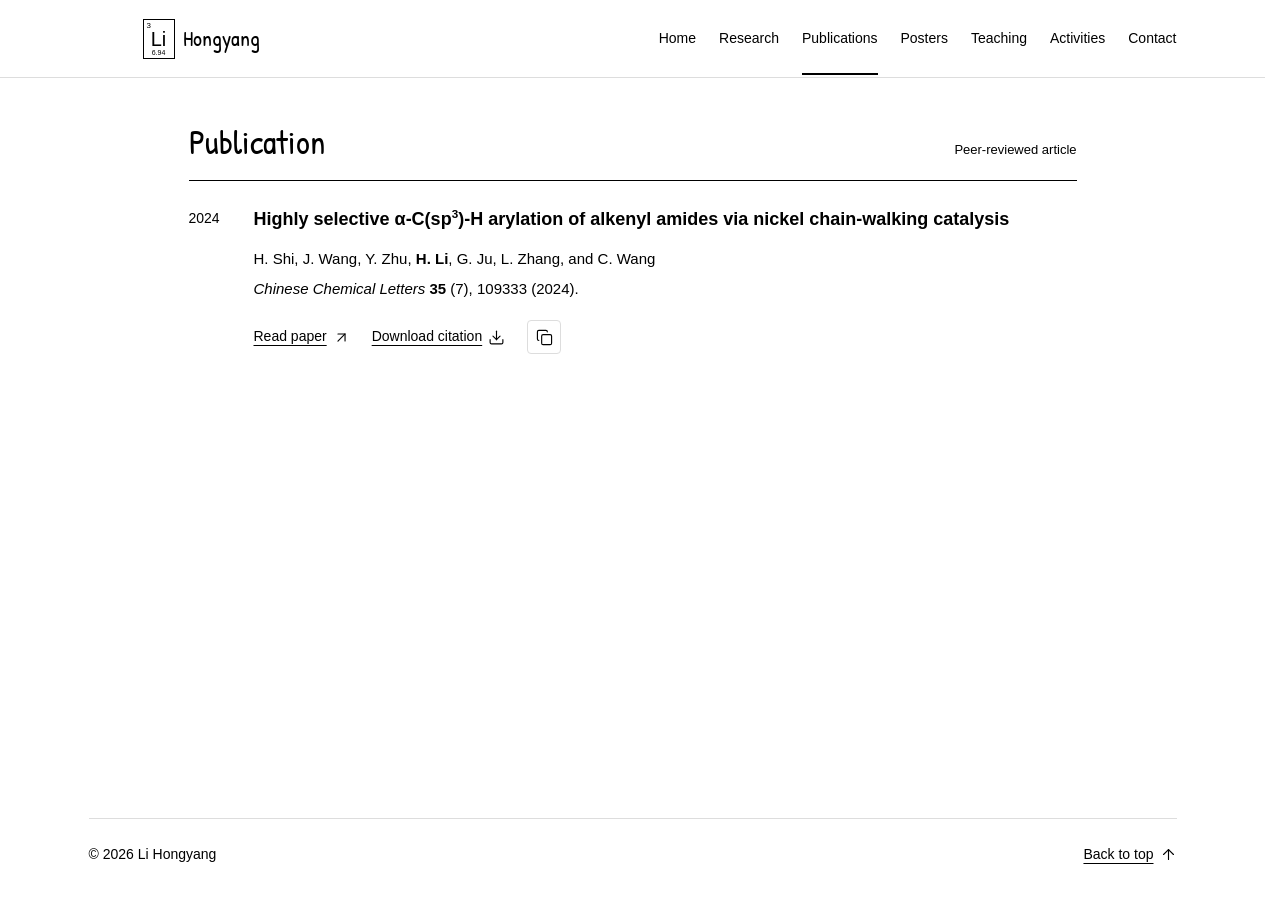
<file: publications.html>
<!doctype html>
<html lang="en">
<head>
  <meta charset="utf-8">
  <meta name="viewport" content="width=device-width, initial-scale=1">
  <title>Li Hongyang | Publications</title>
  <meta name="description" content="Li Hongyang is an MSc student in organic chemistry at SUSTech. Research in organic and organometallic synthesis, metallaaromatic frameworks, and structure-property relationships.">
  <meta name="robots" content="index, follow">
  <meta name="theme-color" content="#ffffff">
  <meta property="og:title" content="Li Hongyang | Publications">
  <meta property="og:description" content="Organic and organometallic synthesis. Exploring molecular structure, reactivity, and functional materials.">
  <meta property="og:type" content="website">
  <link rel="icon" type="image/png" href="assets/sun-favicon-round.png">
  <link rel="stylesheet" href="styles.css">
  <script src="assets/lucide.min.js" defer></script>
  <script src="script.js" defer></script>
  <script data-goatcounter="https://hyangli-chem.goatcounter.com/count" async src="https://gc.zgo.at/count.js"></script>
<meta property="og:url" content="https://hyangli-chem.github.io/publications.html">
<link rel="canonical" href="https://hyangli-chem.github.io/publications.html">
</head>
<body id="top" class="page-publications">
  <a class="skip-link" href="#main">Skip to content</a>
  <header class="site-header">
    <div class="header-inner">
      <a class="wordmark" href="index.html" aria-label="Li Hongyang, home"><svg xmlns="http://www.w3.org/2000/svg" viewbox="90 65 170 145" width="170" height="145" class="brand-symbol" aria-hidden="true" focusable="false">
  <defs>
    <filter id="sun-remove-paper" x="0" y="0" width="100%" height="100%" color-interpolation-filters="sRGB">
      <!-- Neutral paper becomes transparent; the original yellow pixels stay unchanged. -->
      <fecolormatrix type="matrix" values="1 0 0 0 0  0 1 0 0 0  0 0 1 0 0  1 0 -1 0 0"></fecolormatrix>
    </filter>
    <mask id="sun-draw-mask" maskunits="userSpaceOnUse" x="0" y="0" width="300" height="250">
      <g class="sun-ink" fill="none" stroke="white" stroke-width="16" stroke-linecap="round" stroke-linejoin="round">
        <path class="sun-core" pathlength="100" d="M150 132c8-6 22-13 27-2c5 14-9 29-22 37c-10-10-19-22-17-37c0-14 11-24 26-26c17-5 29 5 36 23c5 10 7 23 4 33"></path>
        <path class="sun-ray" pathlength="100" d="M117 76c0 14 14 27 10 43"></path>
        <path class="sun-ray" pathlength="100" d="M169 94c14-7 29-13 42-20"></path>
        <path class="sun-ray" pathlength="100" d="M223 127c12 3 21 13 27 22"></path>
        <path class="sun-ray" pathlength="100" d="M216 168c4 10 7 22 9 32"></path>
        <path class="sun-ray" pathlength="100" d="M146 196c11-2 24-7 33-11"></path>
        <path class="sun-ray" pathlength="100" d="M100 154c8 7 16 11 26 13"></path>
      </g>
    </mask>
  </defs>
  <image class="sun-bitmap" href="assets/sun-handdrawn-original.png" width="300" height="250" filter="url(#sun-remove-paper)"></image>
</svg><span class="name-lockup"><span class="element-tile" title="Lithium: atomic number 3; relative atomic mass 6.94"><span class="element-number" aria-hidden="true">3</span><span class="element-symbol">Li</span><span class="element-mass" aria-hidden="true">6.94</span></span> Hongyang</span></a>
      <button class="menu-toggle icon-button" type="button" aria-label="Open navigation" aria-controls="navigation" aria-expanded="false" title="Navigation">
        <i data-lucide="menu" aria-hidden="true"></i>
      </button>
      <nav id="navigation" class="navigation" aria-label="Main navigation">
        <a href="index.html">Home</a>
        <a href="research.html">Research</a>
        <a href="publications.html" aria-current="page">Publications</a>
        <a href="posters.html">Posters</a>
        <a href="teaching.html">Teaching</a>
        <a href="activities.html">Activities</a>
        <a href="contact.html">Contact</a>
      </nav>
    </div>
  </header>

  <div class="page-layout page-layout--content">
    <main id="main" class="main-content">
      <section id="publications" class="section" aria-labelledby="publications-title">
        <div class="section-heading">
<h1 id="publications-title">Publication</h1>
<span class="section-note">Peer-reviewed article</span>
</div>
        <article class="publication-entry">
          <span class="publication-year">2024</span>
          <div>
            <h3><a href="https://doi.org/10.1016/j.cclet.2023.109333" target="_blank" rel="noopener noreferrer">Highly selective α-C(sp<sup>3</sup>)-H arylation of alkenyl amides via nickel chain-walking catalysis</a></h3>
            <p class="authors">H. Shi, J. Wang, Y. Zhu, <strong title="Li Hongyang">H. Li</strong>, G. Ju, L. Zhang, and C. Wang</p>
            <p class="journal"><em>Chinese Chemical Letters</em> <strong>35</strong> (7), 109333 (2024).</p>
            <div class="article-actions">
              <a class="text-link" href="https://doi.org/10.1016/j.cclet.2023.109333" target="_blank" rel="noopener noreferrer">Read paper <i data-lucide="arrow-up-right" aria-hidden="true"></i></a>
              <a class="text-link" href="assets/shi-2024.bib" download>Download citation <i data-lucide="download" aria-hidden="true"></i></a>
              <button class="icon-button copy-citation" type="button" title="Copy citation" aria-label="Copy publication citation"><i data-lucide="copy" aria-hidden="true"></i></button>
            </div>
          </div>
        </article>
      </section>

      </main>
  </div>

  <footer class="site-footer"><p>© 2026 Li Hongyang</p>
<a class="text-link" href="#top">Back to top <i data-lucide="arrow-up" aria-hidden="true"></i></a></footer>
  <dialog id="photo-viewer" class="photo-viewer" aria-label="Photo viewer" aria-describedby="photo-caption">
    <div class="photo-toolbar">
      <button class="icon-button photo-close" type="button" aria-label="Close photo" title="Close photo" autofocus><i data-lucide="x" aria-hidden="true"></i></button>
    </div>
    <figure class="photo-full">
      <div class="photo-stage"></div>
      <figcaption id="photo-caption"></figcaption>
    </figure>
  </dialog>
  <p class="toast" role="status" aria-live="polite"></p>
</body>
</html>
</file>
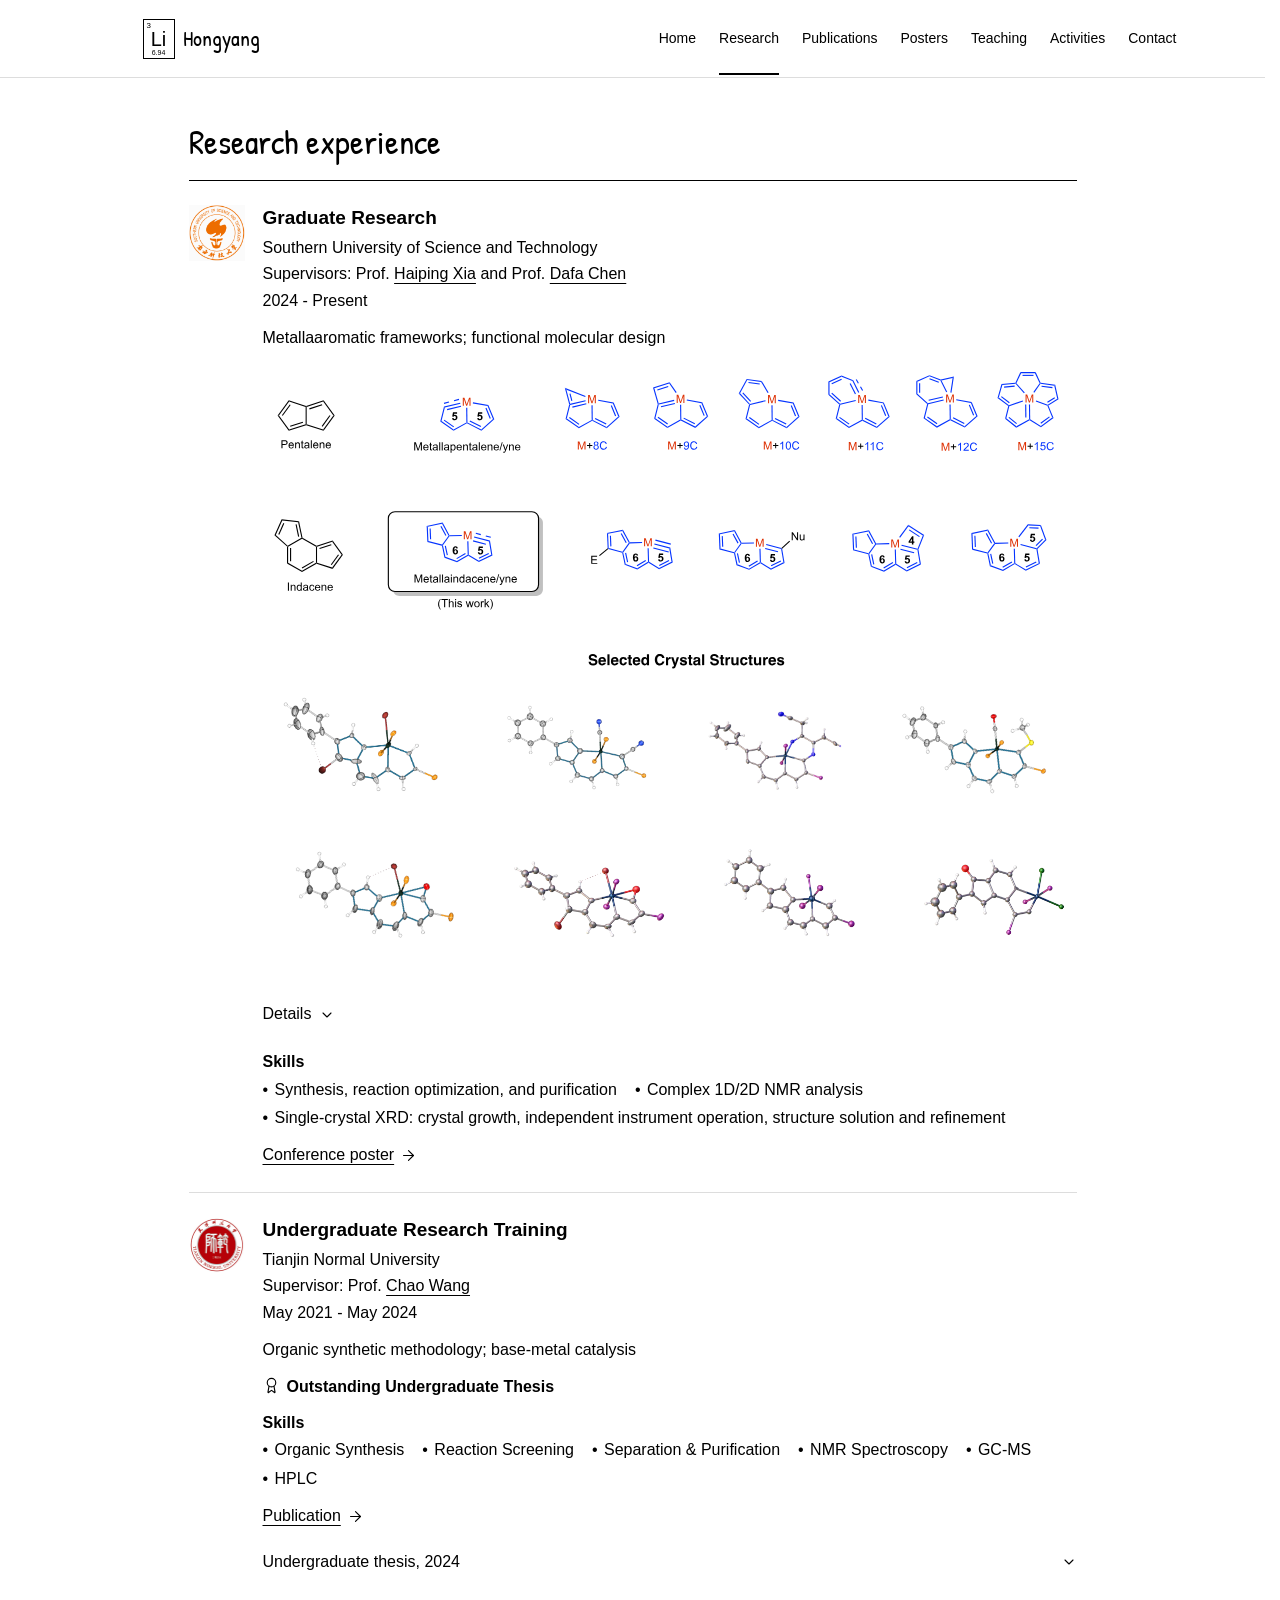
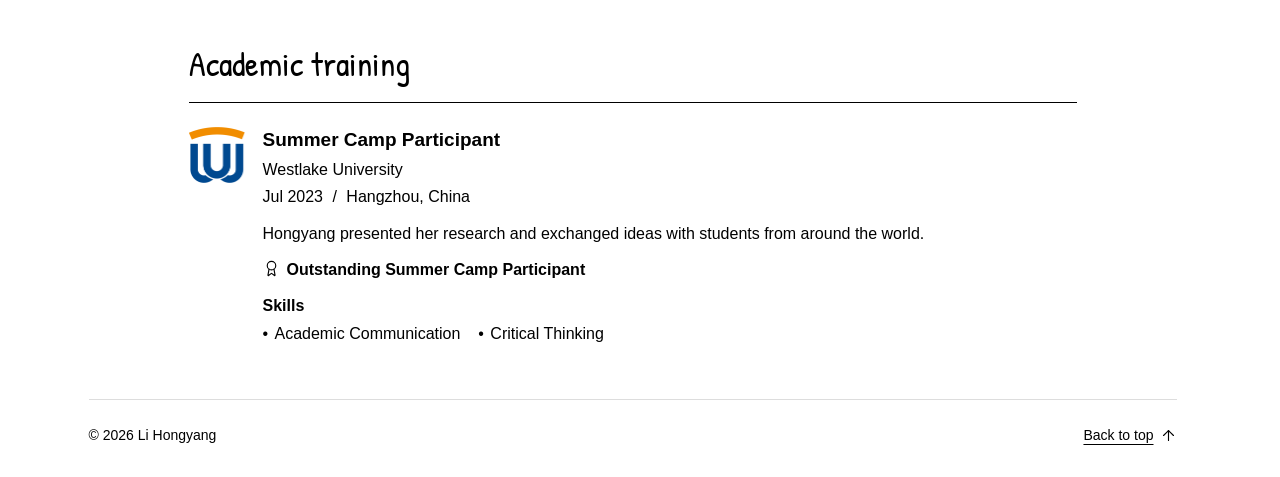
<file: research.html>
<!doctype html>
<html lang="en">
<head>
  <meta charset="utf-8">
  <meta name="viewport" content="width=device-width, initial-scale=1">
  <title>Li Hongyang | Research</title>
  <meta name="description" content="Li Hongyang is an MSc student in organic chemistry at SUSTech. Research in organic and organometallic synthesis, metallaaromatic frameworks, and structure-property relationships.">
  <meta name="robots" content="index, follow">
  <meta name="theme-color" content="#ffffff">
  <meta property="og:title" content="Li Hongyang | Research">
  <meta property="og:description" content="Organic and organometallic synthesis. Exploring molecular structure, reactivity, and functional materials.">
  <meta property="og:type" content="website">
  <link rel="icon" type="image/png" href="assets/sun-favicon-round.png">
  <link rel="stylesheet" href="styles.css">
  <script src="assets/lucide.min.js" defer></script>
  <script src="script.js" defer></script>
  <script data-goatcounter="https://hyangli-chem.goatcounter.com/count" async src="https://gc.zgo.at/count.js"></script>
<meta property="og:url" content="https://hyangli-chem.github.io/research.html">
<link rel="canonical" href="https://hyangli-chem.github.io/research.html">
</head>
<body id="top" class="page-research">
  <a class="skip-link" href="#main">Skip to content</a>
  <header class="site-header">
    <div class="header-inner">
      <a class="wordmark" href="index.html" aria-label="Li Hongyang, home"><svg xmlns="http://www.w3.org/2000/svg" viewbox="90 65 170 145" width="170" height="145" class="brand-symbol" aria-hidden="true" focusable="false">
  <defs>
    <filter id="sun-remove-paper" x="0" y="0" width="100%" height="100%" color-interpolation-filters="sRGB">
      <!-- Neutral paper becomes transparent; the original yellow pixels stay unchanged. -->
      <fecolormatrix type="matrix" values="1 0 0 0 0  0 1 0 0 0  0 0 1 0 0  1 0 -1 0 0"></fecolormatrix>
    </filter>
    <mask id="sun-draw-mask" maskunits="userSpaceOnUse" x="0" y="0" width="300" height="250">
      <g class="sun-ink" fill="none" stroke="white" stroke-width="16" stroke-linecap="round" stroke-linejoin="round">
        <path class="sun-core" pathlength="100" d="M150 132c8-6 22-13 27-2c5 14-9 29-22 37c-10-10-19-22-17-37c0-14 11-24 26-26c17-5 29 5 36 23c5 10 7 23 4 33"></path>
        <path class="sun-ray" pathlength="100" d="M117 76c0 14 14 27 10 43"></path>
        <path class="sun-ray" pathlength="100" d="M169 94c14-7 29-13 42-20"></path>
        <path class="sun-ray" pathlength="100" d="M223 127c12 3 21 13 27 22"></path>
        <path class="sun-ray" pathlength="100" d="M216 168c4 10 7 22 9 32"></path>
        <path class="sun-ray" pathlength="100" d="M146 196c11-2 24-7 33-11"></path>
        <path class="sun-ray" pathlength="100" d="M100 154c8 7 16 11 26 13"></path>
      </g>
    </mask>
  </defs>
  <image class="sun-bitmap" href="assets/sun-handdrawn-original.png" width="300" height="250" filter="url(#sun-remove-paper)"></image>
</svg><span class="name-lockup"><span class="element-tile" title="Lithium: atomic number 3; relative atomic mass 6.94"><span class="element-number" aria-hidden="true">3</span><span class="element-symbol">Li</span><span class="element-mass" aria-hidden="true">6.94</span></span> Hongyang</span></a>
      <button class="menu-toggle icon-button" type="button" aria-label="Open navigation" aria-controls="navigation" aria-expanded="false" title="Navigation">
        <i data-lucide="menu" aria-hidden="true"></i>
      </button>
      <nav id="navigation" class="navigation" aria-label="Main navigation">
        <a href="index.html">Home</a>
        <a href="research.html" aria-current="page">Research</a>
        <a href="publications.html">Publications</a>
        <a href="posters.html">Posters</a>
        <a href="teaching.html">Teaching</a>
        <a href="activities.html">Activities</a>
        <a href="contact.html">Contact</a>
      </nav>
    </div>
  </header>

  <div class="page-layout page-layout--content">
    <main id="main" class="main-content">
      <section id="research" class="section" aria-labelledby="research-title">
        <div class="section-heading"><h1 id="research-title">Research experience</h1></div>
        <article id="graduate-research" class="research-entry experience-entry">
          <a class="institution-logo" href="https://www.sustech.edu.cn/" target="_blank" rel="noopener noreferrer" title="Southern University of Science and Technology website">
            <img src="assets/sustech-logo.png" alt="Southern University of Science and Technology logo" width="56" height="56" loading="lazy">
          </a>
          <div class="experience-body">
            <h3>Graduate Research</h3>
            <p class="institution-name">Southern University of Science and Technology</p>
            <p class="experience-supervisor">Supervisors: Prof. <a href="https://www.sustech.edu.cn/zh/faculties/xiahaiping.html" target="_blank" rel="noopener noreferrer">Haiping Xia</a> and Prof. <a href="https://www.sustech.edu.cn/zh/faculties/chendafa.html" target="_blank" rel="noopener noreferrer">Dafa Chen</a></p>
            <p class="experience-date"><time datetime="2024">2024 - Present</time></p>
            <p class="experience-focus">Metallaaromatic frameworks; functional molecular design</p>
            <div class="research-visual">
              <figure class="research-figure">
                <button class="photo-trigger" type="button" aria-label="View molecular framework diagram" aria-haspopup="dialog" aria-controls="photo-viewer" title="View diagram">
                  <img src="assets/graduate-frameworks-d5bc6947fd02.svg" alt="Carbolong frameworks, metallaindacene/yne reactivity, and selected crystal structures" width="1600" height="1210" decoding="async">
                </button>
              </figure>
              <details id="graduate-framework-details" class="research-details framework-details">
                <summary>Details <i data-lucide="chevron-down" aria-hidden="true"></i></summary>
                <div class="details-body">
                  <p class="abstract-text">Indacene is a typical 12π-electron system consisting of two five-membered rings fused to a six-membered ring. Its inherent antiaromaticity makes the parent molecule and its derivatives highly reactive and difficult to stabilize. Although indacene and indacyne have been studied for decades, stabilizing this framework at room temperature while maintaining a neutral, fully conjugated structure remains an unresolved challenge.<sup>[1]</sup></p>
                  <p class="abstract-text">Following the concept of carbolong chemistry and building on previously synthesized metallapentalenes and metallapentalynes,<sup>[2]</sup> this study introduces a metal atom at the bridgehead position shared by the six- and five-membered rings of indacyne to obtain a metallaindacyne. The resulting tricyclic metallaindacene/indacyne framework comprises a [6,5] system fused to a cyclopentadiene ring. Density functional theory (DFT) calculations indicate that dπ-pπ conjugation induces an aromaticity reversal from antiaromaticity in the organic parent indacyne to aromaticity in the metallaindacyne.</p>
                  <p class="abstract-text">The [6,5] core is expected to enable the construction of a series of metallaindacene derivatives with [6,5,3], [6,5,4], and [6,5,5] frameworks. As new members of the carbolong family, these compounds are expected to retain the advantageous properties of carbolong compounds based on the [5,5] framework.<sup>[3]</sup> In addition, the cyclopentadiene ring fused to the [6,5] core is expected to further enhance electron delocalization, potentially leading to narrower band gaps and near-infrared absorption in metallaindacene/indacyne frameworks.</p>
                  <h4>References</h4>
                  <ol class="abstract-references">
                    <li><a href="https://doi.org/10.1016/0040-4039(93)88119-4" target="_blank" rel="noopener noreferrer">Wiersum, U.; Jenneskens, L. <em>Tetrahedron Lett.</em> <strong>1993</strong>, <em>34</em>, 6615-6618.</a></li>
                    <li><a href="https://doi.org/10.1038/ncomms4265" target="_blank" rel="noopener noreferrer">Zhu, C. et al. <em>Nat. Commun.</em> <strong>2014</strong>, <em>5</em>, 3265.</a></li>
                    <li><a href="https://doi.org/10.1038/s41586-025-08841-2" target="_blank" rel="noopener noreferrer">Xu, B. et al. <em>Nature</em> <strong>2025</strong>, <em>641</em>, 106-111.</a></li>
                  </ol>
                </div>
              </details>
            </div>
            <div class="entry-skills">
              <h4>Skills</h4>
              <ul>
                <li>Synthesis, reaction optimization, and purification</li>
                <li>Complex 1D/2D NMR analysis</li>
                <li>Single-crystal <abbr title="X-ray diffraction">XRD</abbr>: crystal growth, independent instrument operation, structure solution and refinement</li>
              </ul>
            </div>
            <a class="text-link" href="posters.html#posters">Conference poster <i data-lucide="arrow-right" aria-hidden="true"></i></a>
          </div>
        </article>

        <article id="undergraduate-research" class="research-entry experience-entry">
          <a class="institution-logo" href="https://www.tjnu.edu.cn/" target="_blank" rel="noopener noreferrer" title="Tianjin Normal University website">
            <img src="assets/tianjin-normal-logo.png" alt="Tianjin Normal University logo" width="56" height="56" loading="lazy">
          </a>
          <div class="experience-body">
            <h3>Undergraduate Research Training</h3>
            <p class="institution-name">Tianjin Normal University</p>
            <p class="experience-supervisor">Supervisor: Prof. <a href="https://www.x-mol.com/groups/chaowang" target="_blank" rel="noopener noreferrer">Chao Wang</a></p>
            <p class="experience-date"><time datetime="2021-05">May 2021</time> - <time datetime="2024-05">May 2024</time></p>
            <p class="experience-focus">Organic synthetic methodology; base-metal catalysis</p>
            <p class="award-note"><i data-lucide="award" aria-hidden="true"></i><strong>Outstanding Undergraduate Thesis</strong></p>
            <div class="entry-skills">
              <h4>Skills</h4>
              <ul>
                <li>Organic Synthesis</li>
<li>Reaction Screening</li>
<li>Separation &amp; Purification</li>
<li>NMR Spectroscopy</li>
<li>GC-MS</li>
<li>HPLC</li>
              </ul>
            </div>
            <a class="text-link" href="publications.html#publications">Publication <i data-lucide="arrow-right" aria-hidden="true"></i></a>
            <details id="thesis" class="research-details">
              <summary>Undergraduate thesis, 2024 <i data-lucide="chevron-down" aria-hidden="true"></i></summary>
              <div class="details-body">
                <h4>Directed Nickel-Catalyzed Alkenylboration of Unactivated Alkenes</h4>
                <p class="original-title" lang="zh-CN">导向基团策略下镍催化非活化烯烃的硼烯基化反应研究</p>
                <p class="affiliation">Supervisor: Prof. Chao Wang / Tianjin Normal University</p>
                <p>Hongyang investigated nickel-catalyzed alkenylboration of unactivated alkenes. The three-component reaction used a directing group to control regioselectivity, introducing boryl and alkenyl groups in one step.</p>
                <p>She prepared substrates, screened catalysts, solvents, and bases, and analyzed products by GC-MS and NMR.</p>
              </div>
            </details>
          </div>
        </article>
      </section>

      <section id="academic-training" class="section" aria-labelledby="academic-training-title">
        <div class="section-heading"><h2 id="academic-training-title">Academic training</h2></div>
        <article id="westlake-summer-camp-2023" class="experience-entry training-entry">
          <a class="institution-logo institution-logo--wordmark" href="https://www.westlake.edu.cn/" target="_blank" rel="noopener noreferrer" title="Westlake University website">
            <img src="assets/westlake-university-logo.png" alt="Westlake University logo" width="56" height="56" loading="lazy">
          </a>
          <div class="experience-body">
            <h3>Summer Camp Participant</h3>
            <p class="institution-name">Westlake University</p>
            <p class="experience-date"><time datetime="2023-07">Jul 2023</time> <span aria-hidden="true">/</span> Hangzhou, China</p>
            <p>Hongyang presented her research and exchanged ideas with students from around the world.</p>
            <p class="award-note"><i data-lucide="award" aria-hidden="true"></i><strong>Outstanding Summer Camp Participant</strong></p>
            <div class="entry-skills">
              <h4>Skills</h4>
              <ul>
<li>Academic Communication</li>
<li>Critical Thinking</li>
</ul>
            </div>
          </div>
        </article>
      </section>

      </main>
  </div>

  <footer class="site-footer"><p>© 2026 Li Hongyang</p>
<a class="text-link" href="#top">Back to top <i data-lucide="arrow-up" aria-hidden="true"></i></a></footer>
  <dialog id="photo-viewer" class="photo-viewer" aria-label="Photo viewer" aria-describedby="photo-caption">
    <div class="photo-toolbar">
      <button class="icon-button photo-close" type="button" aria-label="Close photo" title="Close photo" autofocus><i data-lucide="x" aria-hidden="true"></i></button>
    </div>
    <figure class="photo-full">
      <div class="photo-stage"></div>
      <figcaption id="photo-caption"></figcaption>
    </figure>
  </dialog>
  <p class="toast" role="status" aria-live="polite"></p>
</body>
</html>
</file>
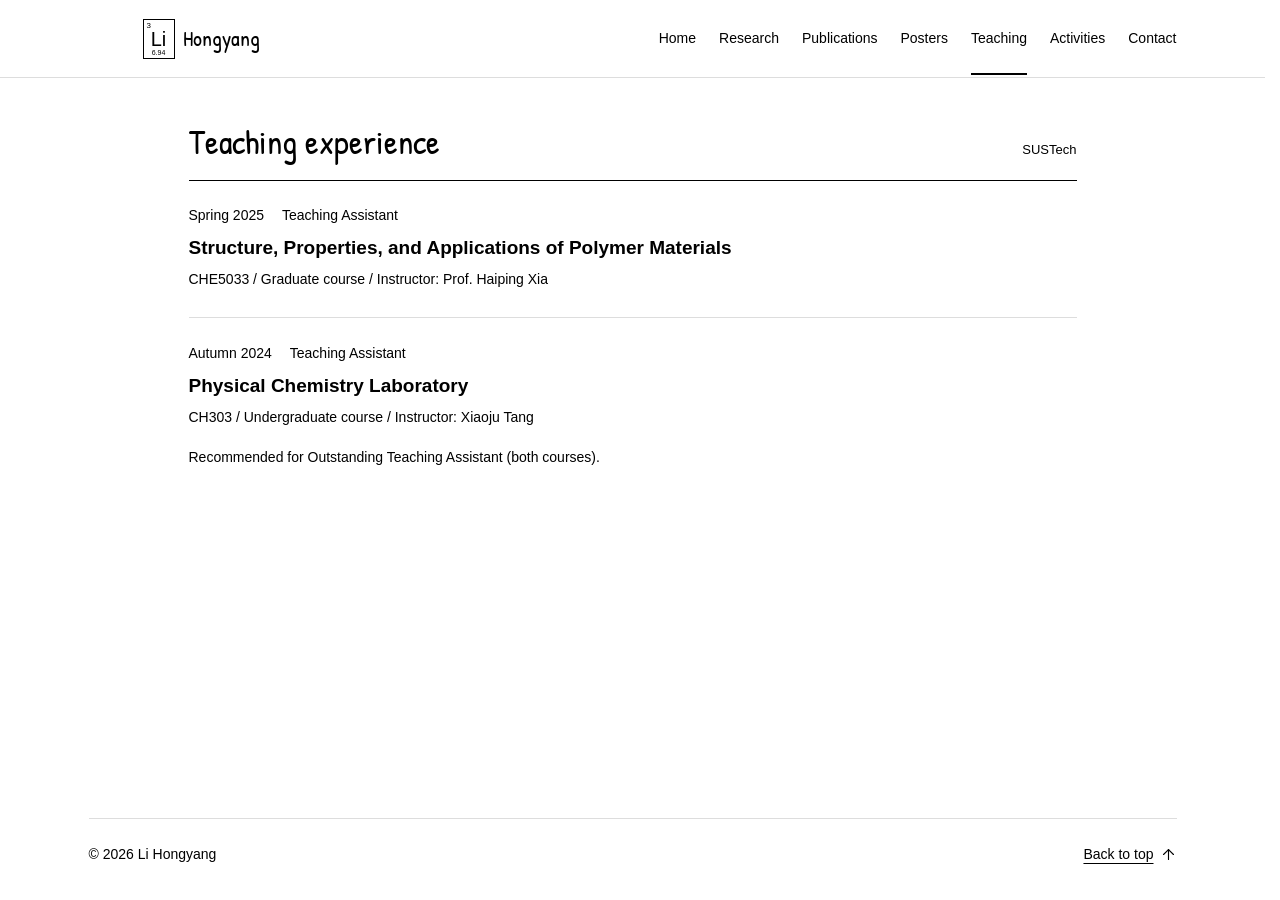
<file: teaching.html>
<!doctype html>
<html lang="en">
<head>
  <meta charset="utf-8">
  <meta name="viewport" content="width=device-width, initial-scale=1">
  <title>Li Hongyang | Teaching</title>
  <meta name="description" content="Li Hongyang is an MSc student in organic chemistry at SUSTech. Research in organic and organometallic synthesis, metallaaromatic frameworks, and structure-property relationships.">
  <meta name="robots" content="index, follow">
  <meta name="theme-color" content="#ffffff">
  <meta property="og:title" content="Li Hongyang | Teaching">
  <meta property="og:description" content="Organic and organometallic synthesis. Exploring molecular structure, reactivity, and functional materials.">
  <meta property="og:type" content="website">
  <link rel="icon" type="image/png" href="assets/sun-favicon-round.png">
  <link rel="stylesheet" href="styles.css">
  <script src="assets/lucide.min.js" defer></script>
  <script src="script.js" defer></script>
  <script data-goatcounter="https://hyangli-chem.goatcounter.com/count" async src="https://gc.zgo.at/count.js"></script>
<meta property="og:url" content="https://hyangli-chem.github.io/teaching.html">
<link rel="canonical" href="https://hyangli-chem.github.io/teaching.html">
</head>
<body id="top" class="page-teaching">
  <a class="skip-link" href="#main">Skip to content</a>
  <header class="site-header">
    <div class="header-inner">
      <a class="wordmark" href="index.html" aria-label="Li Hongyang, home"><svg xmlns="http://www.w3.org/2000/svg" viewbox="90 65 170 145" width="170" height="145" class="brand-symbol" aria-hidden="true" focusable="false">
  <defs>
    <filter id="sun-remove-paper" x="0" y="0" width="100%" height="100%" color-interpolation-filters="sRGB">
      <!-- Neutral paper becomes transparent; the original yellow pixels stay unchanged. -->
      <fecolormatrix type="matrix" values="1 0 0 0 0  0 1 0 0 0  0 0 1 0 0  1 0 -1 0 0"></fecolormatrix>
    </filter>
    <mask id="sun-draw-mask" maskunits="userSpaceOnUse" x="0" y="0" width="300" height="250">
      <g class="sun-ink" fill="none" stroke="white" stroke-width="16" stroke-linecap="round" stroke-linejoin="round">
        <path class="sun-core" pathlength="100" d="M150 132c8-6 22-13 27-2c5 14-9 29-22 37c-10-10-19-22-17-37c0-14 11-24 26-26c17-5 29 5 36 23c5 10 7 23 4 33"></path>
        <path class="sun-ray" pathlength="100" d="M117 76c0 14 14 27 10 43"></path>
        <path class="sun-ray" pathlength="100" d="M169 94c14-7 29-13 42-20"></path>
        <path class="sun-ray" pathlength="100" d="M223 127c12 3 21 13 27 22"></path>
        <path class="sun-ray" pathlength="100" d="M216 168c4 10 7 22 9 32"></path>
        <path class="sun-ray" pathlength="100" d="M146 196c11-2 24-7 33-11"></path>
        <path class="sun-ray" pathlength="100" d="M100 154c8 7 16 11 26 13"></path>
      </g>
    </mask>
  </defs>
  <image class="sun-bitmap" href="assets/sun-handdrawn-original.png" width="300" height="250" filter="url(#sun-remove-paper)"></image>
</svg><span class="name-lockup"><span class="element-tile" title="Lithium: atomic number 3; relative atomic mass 6.94"><span class="element-number" aria-hidden="true">3</span><span class="element-symbol">Li</span><span class="element-mass" aria-hidden="true">6.94</span></span> Hongyang</span></a>
      <button class="menu-toggle icon-button" type="button" aria-label="Open navigation" aria-controls="navigation" aria-expanded="false" title="Navigation">
        <i data-lucide="menu" aria-hidden="true"></i>
      </button>
      <nav id="navigation" class="navigation" aria-label="Main navigation">
        <a href="index.html">Home</a>
        <a href="research.html">Research</a>
        <a href="publications.html">Publications</a>
        <a href="posters.html">Posters</a>
        <a href="teaching.html" aria-current="page">Teaching</a>
        <a href="activities.html">Activities</a>
        <a href="contact.html">Contact</a>
      </nav>
    </div>
  </header>

  <div class="page-layout page-layout--content">
    <main id="main" class="main-content">
      <section id="teaching" class="section" aria-labelledby="teaching-title">
        <div class="section-heading">
<h1 id="teaching-title">Teaching experience</h1>
<span class="section-note">SUSTech</span>
</div>
        <article class="teaching-entry">
          <div class="entry-meta">
<time>Spring 2025</time><span>Teaching Assistant</span>
</div>
          <h3>Structure, Properties, and Applications of Polymer Materials</h3>
          <p class="affiliation">CHE5033 / Graduate course / Instructor: Prof. Haiping Xia</p>
        </article>
        <article class="teaching-entry">
          <div class="entry-meta">
<time>Autumn 2024</time><span>Teaching Assistant</span>
</div>
          <h3>Physical Chemistry Laboratory</h3>
          <p class="affiliation">CH303 / Undergraduate course / Instructor: Xiaoju Tang</p>
        </article>
        <p class="teaching-note">Recommended for Outstanding Teaching Assistant (both courses).</p>
      </section>

      </main>
  </div>

  <footer class="site-footer"><p>© 2026 Li Hongyang</p>
<a class="text-link" href="#top">Back to top <i data-lucide="arrow-up" aria-hidden="true"></i></a></footer>
  <dialog id="photo-viewer" class="photo-viewer" aria-label="Photo viewer" aria-describedby="photo-caption">
    <div class="photo-toolbar">
      <button class="icon-button photo-close" type="button" aria-label="Close photo" title="Close photo" autofocus><i data-lucide="x" aria-hidden="true"></i></button>
    </div>
    <figure class="photo-full">
      <div class="photo-stage"></div>
      <figcaption id="photo-caption"></figcaption>
    </figure>
  </dialog>
  <p class="toast" role="status" aria-live="polite"></p>
</body>
</html>
</file>
<file: styles.css>
@font-face {
  font-family: "Patrick Hand";
  src: url("assets/PatrickHand-Regular.ttf") format("truetype");
  font-style: normal;
  font-weight: 400;
  font-display: swap;
}
:root {
  color-scheme: light;
  --ink: #000000;
  --muted: var(--ink);
  --blue: var(--ink);
  --green: var(--ink);
  --line: #dddddd;
  --paper: #ffffff;
  --soft: #f7f7f7;
  --body-font: Arial, Helvetica, "PingFang SC", "Microsoft YaHei", sans-serif;
  font-family: var(--body-font);
  font-size: 16px;
  color: var(--ink);
  background: var(--paper);
  letter-spacing: 0;
  font-synthesis: none;
}
* { box-sizing: border-box; }
html { scroll-behavior: smooth; scroll-padding-top: 98px; scrollbar-gutter: stable; }
body { margin: 0; line-height: 1.55; }
a { color: var(--blue); text-underline-offset: 4px; text-decoration-thickness: 1px; }
a:hover { color: var(--ink); text-decoration: underline; }
abbr[title] { text-decoration: none; }
button, input { font: inherit; }
button { cursor: pointer; }
button, a, summary { -webkit-tap-highlight-color: transparent; }
:focus-visible { outline: 2px solid var(--blue); outline-offset: 5px; }
img { display: block; max-width: 100%; }
svg { flex: 0 0 auto; width: 17px; height: 17px; stroke-width: 1.6; }
p { margin: 0 0 12px; }
h1, h2, h3, h4 { margin: 0; font-weight: 500; line-height: 1.35; letter-spacing: 0; text-wrap: pretty; }
h1, h2 { font-family: "Patrick Hand", "Comic Sans MS", cursive; font-weight: 400; }
h2, .main-content h1 { font-size: 34px; margin-bottom: 20px; }
h3, h4 { font-family: Arial, Helvetica, sans-serif; }
h3 { font-size: 19px; font-weight: 600; }
h4 { font-size: 15px; font-weight: 600; margin: 20px 0 6px; }
sup { font-size: .65em; }
.skip-link { position: fixed; z-index: 50; top: -60px; left: 18px; padding: 8px 15px; background: white; border: 1px solid var(--blue); }
.skip-link:focus { top: 12px; }
.site-header { position: sticky; top: 0; z-index: 20; background: rgba(255,255,255,.97); border-bottom: 1px solid var(--line); }
.header-inner { max-width: 1160px; min-height: 77px; margin: auto; padding: 0 36px; display: flex; align-items: center; justify-content: space-between; gap: 24px; }
.wordmark { display: inline-flex; align-items: center; gap: 10px; flex-shrink: 0; font-family: "Patrick Hand", "Comic Sans MS", cursive; font-size: 22px; font-weight: 400; color: var(--ink); text-decoration: none; white-space: nowrap; }
.brand-symbol { width: 44px; height: 38px; flex-shrink: 0; }
.name-lockup { display: inline-flex; align-items: center; gap: 8px; }
.element-tile { position: relative; display: inline-flex; align-items: center; justify-content: center; flex: 0 0 auto; width: 32px; height: 40px; border: 1px solid currentColor; color: var(--ink); font-family: Arial, Helvetica, sans-serif; font-weight: 400; font-size: 20px; line-height: 1; }
.element-number { position: absolute; top: 2px; left: 3px; font-size: 8px; line-height: 1; }
.element-mass { position: absolute; bottom: 2px; left: 0; width: 100%; text-align: center; font-size: 7px; line-height: 1; }
.navigation { display: flex; align-items: center; gap: 23px; }
.navigation a { color: var(--ink); text-decoration: none; font-family: Arial, Helvetica, sans-serif; font-size: 14px; font-weight: 400; padding: 26px 0 24px; border-bottom: 2px solid transparent; }
.navigation a:hover, .navigation a[aria-current] { color: var(--blue); border-bottom-color: var(--blue); }
.menu-toggle { display: none !important; }
.page-layout { max-width: 1160px; min-height: calc(100vh - 160px); padding: 42px 36px 0; margin: auto; display: grid; grid-template-columns: 238px minmax(0, 1fr); gap: 64px; align-items: start; }
.page-layout--content { display: block; max-width: 960px; }
.profile { position: sticky; top: 95px; }
.page-index .profile { position: static; }
.photo-trigger { display: block; padding: 0; border: 0; background: transparent; color: var(--ink); cursor: zoom-in; max-width: 100%; }
.portrait-trigger { width: 224px; height: 288px; border-radius: 3px; margin-bottom: 26px; }
.portrait { width: 100%; height: 100%; object-fit: cover; object-position: center 35%; border-radius: inherit; }
.profile h1 { font-size: 39px; white-space: nowrap; }
.chinese-name { font-family: var(--body-font); color: var(--ink); font-size: 18px; margin: 4px 0 14px; }
.profile-role { font-weight: 400; font-size: 15px; margin-bottom: 4px; }
.profile-school { font-size: 15px; color: var(--ink); margin-bottom: 10px; }
.location { display: flex; align-items: center; gap: 7px; font-size: 14px; color: var(--ink); margin-bottom: 8px; }
.location svg { width: 15px; height: 15px; }
.profile-email { font-size: 14px; display: inline-flex; align-items: center; gap: 9px; }
.profile-note { margin: 20px 0 14px; padding-top: 15px; border-top: 1px solid var(--line); }
.small-label { font-size: 14px; color: var(--ink); display: block; margin-bottom: 4px; }
.profile-note p { font-size: 14px; line-height: 1.6; margin-bottom: 0; color: var(--green); }
.profile-jump { font-size: 14px !important; }
.main-content { min-width: 0; }
.section { padding: 30px 0; }
.main-content > .section:first-child { border-top: 0; padding-top: 0; }
.main-content > .section:last-child { padding-bottom: 40px; }
.about-section { border: 0; padding-top: 0; padding-bottom: 28px; }
.eyebrow { color: var(--green); font-size: 13px; margin: 0 0 13px; }
.lead { font-size: 18px; line-height: 1.55; font-weight: 400; margin-bottom: 16px; }
.about-section > p:not(.lead):not(.eyebrow) { color: var(--ink); }
.research-interests { margin-top: 32px; padding-top: 24px; border-top: 1px solid var(--line); }
.research-interests h3 { font-size: 14px; }
.interest-list { padding: 0; margin: 9px 0 0; display: grid; grid-template-columns: 1fr 1fr; column-gap: 18px; row-gap: 5px; list-style: none; }
.interest-list li { font-size: 14px; color: var(--ink); padding-left: 12px; position: relative; }
.interest-list li::before { content: ""; position: absolute; left: 0; top: 9px; width: 3px; height: 3px; background: var(--ink); }
.profile-interests { margin-top: 20px; padding-top: 15px; }
.profile-interests .interest-list { grid-template-columns: minmax(0,1fr); }
.section-heading { display: flex; flex-wrap: wrap; justify-content: space-between; align-items: baseline; gap: 8px 24px; padding-bottom: 14px; margin-bottom: 24px; border-bottom: 1px solid var(--ink); }
.section-heading h1, .section-heading h2 { min-width: 0; margin: 0; }
.section-heading--dated { display: grid; grid-template-columns: 112px minmax(0, 1fr); }
.section-note { font-size: 13px; line-height: 1.4; color: var(--ink); font-variant-numeric: tabular-nums; white-space: nowrap; }
.research-entry + .research-entry { margin-top: 24px; border-top: 1px solid var(--line); padding-top: 24px; }
.entry-meta { font-size: 14px; display: flex; flex-wrap: wrap; gap: 8px 18px; justify-content: space-between; color: var(--ink); margin-bottom: 8px; }
.entry-meta > span { color: var(--green); }
.research-entry h3 { margin-bottom: 9px; }
.affiliation { font-size: 14px; color: var(--ink); margin-bottom: 12px; }
.research-entry > p:not(.affiliation):not(.status-note):not(.original-title):not(.award-note) { font-size: 16px; color: var(--ink); }
.experience-entry { display: grid; grid-template-columns: 56px minmax(0,1fr); gap: 18px; align-items: start; }
.institution-logo { display: block; width: 56px; height: 56px; overflow: hidden; }
.institution-logo img { width: 100%; height: 100%; object-fit: contain; }
/* The official Westlake header lockup has its emblem in the leftmost square. */
.institution-logo--wordmark img { object-fit: cover; object-position: left center; }
.experience-body { min-width: 0; font-size: 16px; }
.experience-body h3 { font-size: 19px; font-weight: 700; margin-bottom: 5px; }
.experience-body h4 { font-size: 16px; font-weight: 700; }
.experience-body > p { font-size: 16px; color: var(--ink); }
.experience-body .institution-name { margin-bottom: 2px; }
.experience-body .experience-supervisor { margin-bottom: 2px; }
.experience-body .experience-date { margin-bottom: 12px; }
.experience-date > span { padding: 0 5px; }
.experience-body .experience-focus { font-size: 16px; font-weight: 400; margin-bottom: 12px; }
.experience-body .status-note { font-size: 13px; color: var(--green); }
.experience-body .award-note { font-size: 16px; margin-bottom: 12px; }
.experience-body .text-link, .experience-body .research-details summary,
.experience-body .affiliation, .experience-body .original-title { font-size: 16px; }
.research-visual { display: grid; grid-template-columns: minmax(0,1fr); gap: 12px; align-items: start; margin: 16px 0; }
.research-figure { width: 100%; max-width: 100%; margin: 0; }
.research-figure .photo-trigger { width: 100%; }
.research-figure img { width: 100%; height: auto; background: #ffffff; }
.entry-skills { margin: 12px 0; }
.entry-skills h4 { margin: 0 0 5px; font-size: 16px; font-weight: 700; }
.entry-skills ul { display: flex; flex-wrap: wrap; gap: 4px 18px; list-style: none; margin: 0; padding: 0; }
.entry-skills li { position: relative; padding-left: 12px; font-size: 16px; font-weight: 400; color: var(--ink); }
.entry-skills li::before { content: "\2022"; position: absolute; left: 0; }
.status-note { color: var(--green); font-size: 13px; font-style: italic; margin-bottom: 14px; }
.research-details { margin-top: 13px; }
.research-details summary { font-size: 15px; color: var(--ink); list-style: none; display: flex; align-items: center; justify-content: space-between; gap: 18px; cursor: pointer; padding: 8px 0; }
.research-details summary::-webkit-details-marker { display: none; }
.research-details summary:hover { text-decoration: underline; }
.research-details summary svg { width: 16px; height: 16px; transition: transform .15s ease; }
.research-details[open] summary svg { transform: rotate(180deg); }
.research-visual .framework-details { min-width: 0; margin-top: 0; }
.framework-details summary { justify-content: flex-start; gap: 8px; }
.details-body { padding: 8px 0 3px; font-size: 16px; color: var(--ink); }
.details-body p { margin-bottom: 13px; }
.details-body ul { padding-left: 19px; margin: 9px 0 19px; }
.details-body li + li { margin-top: 7px; }
.details-body h4:first-child { margin-top: 5px; }
.abstract-references { margin: 8px 0 0; padding-left: 22px; }
.text-link { display: inline-flex; align-items: center; gap: 6px; font-size: 14px; }
.original-title { font-family: var(--body-font); font-size: 15px; color: var(--ink); line-height: 1.6; margin-bottom: 12px; }
.award-note { font-size: 14px; display: flex; align-items: flex-start; gap: 7px; color: var(--ink); }
.award-note svg { margin-top: 2px; }
.publication-entry { display: grid; grid-template-columns: 45px minmax(0,1fr); gap: 20px; }
.publication-year { color: var(--ink); font-size: 14px; padding-top: 3px; }
.publication-entry h3 { font-size: 18px; line-height: 1.55; margin-bottom: 13px; }
.publication-entry h3 a { color: var(--ink); text-decoration: none; }
.publication-entry h3 a:hover { color: var(--blue); text-decoration: underline; }
.authors, .journal { font-size: 15px; color: var(--ink); margin-bottom: 7px; }
.authors strong { color: var(--ink); font-weight: 600; }
.article-actions { display: flex; flex-wrap: wrap; align-items: center; gap: 10px 22px; margin-top: 20px; }
.icon-button { display: inline-flex; align-items: center; justify-content: center; color: var(--muted); background: transparent; border: 1px solid var(--line); width: 34px; height: 34px; border-radius: 4px; padding: 0; flex-shrink: 0; }
.icon-button:hover { color: var(--blue); background: var(--soft); }
.conference-name { color: var(--ink); font-size: 15px; margin-bottom: 10px; }
.poster-entry h3 { margin-bottom: 9px; }
.poster-meta { font-size: 14px; color: var(--ink); margin: 12px 0; }
.poster-meta span { margin: 0 6px; color: var(--ink); }
.poster-entry > p:not([class]) { font-size: 16px; color: var(--ink); }
.teaching-entry h3 { margin-bottom: 9px; }
.teaching-entry > p:not([class]) { font-size: 16px; color: var(--ink); }
.teaching-entry + .teaching-entry { border-top: 1px solid var(--line); margin-top: 26px; padding-top: 25px; }
.teaching-evaluation { font-size: 14px; color: var(--ink); margin-bottom: 0; }
.teaching-note { color: var(--ink); font-size: 14px; margin-top: 18px; margin-bottom: 0; }
.activity-entry h3 { font-size: 18px; margin-bottom: 9px; }
.activity-entry .entry-meta, .teaching-entry .entry-meta { justify-content: flex-start; }
.activity-entry > p:not([class]) { font-size: 16px; color: var(--ink); margin-bottom: 12px; }
.activity-entry + .activity-entry { border-top: 1px solid var(--line); margin-top: 27px; padding-top: 26px; }
.activity-entry .affiliation { margin-bottom: 12px; }
/* Keep thumbnails sharp on high-density displays without enlarging small sources. */
.activity-photo { margin: 20px 0 0; width: 100%; max-width: min(540px, calc(var(--photo-width) / 2)); }
.activity-photo--wide { max-width: min(600px, calc(var(--photo-width) / 2)); }
.activity-photo--portrait { max-width: min(240px, calc(var(--photo-width) / 2)); }
.activity-photo .photo-trigger { width: 100%; }
.activity-photo img { width: 100%; height: auto; border-radius: 2px; }
.activity-photo figcaption { margin-top: 7px; font-size: 14px; line-height: 1.5; color: var(--ink); }
.activity-gallery { display: grid; grid-template-columns: minmax(0,344px) minmax(0,240px); align-items: start; gap: 16px; max-width: 600px; margin-top: 20px; }
.activity-gallery .activity-photo { margin: 0; }
.photo-viewer { color: var(--ink); background: var(--paper); border: 0; border-radius: 4px; padding: 16px; max-width: calc(100vw - 32px); max-height: calc(100dvh - 32px); margin: auto; overflow: auto; }
.photo-viewer::backdrop { background: rgb(0 0 0 / 72%); }
.photo-toolbar { display: flex; justify-content: flex-end; margin-bottom: 8px; }
.photo-close { width: 40px; height: 40px; }
.photo-full { margin: 0; }
.photo-stage { display: flex; justify-content: center; }
.photo-stage img { width: auto; height: auto; max-width: 100%; max-height: calc(100dvh - 200px); object-fit: contain; }
.photo-full figcaption { margin: 10px 0 0; max-width: 65ch; font-size: 14px; line-height: 1.4; overflow-wrap: anywhere; }
body.photo-open { overflow: hidden; }
.updates-list { padding: 0; margin: 0; list-style: none; }
.updates-list li { display: grid; grid-template-columns: 92px minmax(0,1fr); gap: 18px; padding: 14px 0; border-bottom: 1px solid #edf0ed; }
.updates-list li:first-child { padding-top: 0; }
.updates-list time { font-size: 12px; color: var(--muted); padding-top: 3px; }
.updates-list p { font-size: 14px; margin: 0; }
.updates-list a { text-decoration: none; }
.overview-entry + .overview-entry { margin-top: 27px; }
.overview-entry h3 { font-size: 17px; margin-bottom: 6px; }
.overview-entry p { font-size: 14px; color: var(--muted); margin-bottom: 8px; }
.page-contact .main-content { min-height: 610px; }
.education-entry { display: grid; grid-template-columns: 105px minmax(0,1fr); gap: 20px; margin-bottom: 22px; }
.education-date { color: var(--ink); font-size: 14px; padding-top: 3px; }
.education-entry h3 { font-size: 16px; margin-bottom: 7px; }
.education-entry p { font-size: 15px; margin-bottom: 4px; }
.muted { color: var(--muted); }
.honors-list { margin: 0; }
.honors-list > div { display: grid; grid-template-columns: 73px minmax(0,1fr); gap: 18px; padding: 8px 0; font-size: 15px; }
.honors-list dt { font-size: 14px; color: var(--ink); padding-top: 2px; }
.honors-list dd { margin: 0; }
.honors-list dd span { display: block; color: var(--ink); font-size: 14px; }
.contact-section { padding-bottom: 65px; }
.contact-section > p { font-size: 16px; color: var(--ink); }
.contact-email { display: inline-flex; align-items: center; gap: 10px; font-size: 20px; margin: 2px 0 14px; }
.contact-section > p.muted { font-size: 13px; color: var(--muted); }
.site-footer { max-width: 1088px; border-top: 1px solid var(--line); margin: 0 auto; padding: 25px 0 31px; display: flex; align-items: center; justify-content: space-between; gap: 18px; color: var(--muted); }
.site-footer p { margin: 0; font-size: 14px; }
.toast { position: fixed; bottom: 24px; left: 50%; transform: translateX(-50%); max-width: calc(100% - 40px); padding: 10px 18px; margin: 0; border: 1px solid var(--line); border-radius: 4px; background: white; color: var(--ink); font-size: 14px; z-index: 40; opacity: 0; pointer-events: none; transition: opacity .2s; }
.toast.is-visible { opacity: 1; }
/* Motion is enabled only after JavaScript checks the visitor's preference. */
.scroll-effects .site-header {
  transition: background-color .3s ease, box-shadow .3s ease;
  -webkit-backdrop-filter: blur(16px);
  backdrop-filter: blur(16px);
}
.scroll-effects .site-header.is-scrolled {
  background: rgba(255,255,255,.88);
  box-shadow: 0 4px 18px rgb(0 0 0 / 4%);
}
.scroll-effects .site-header::after {
  content: "";
  position: absolute;
  bottom: -1px;
  left: 0;
  width: 100%;
  height: 1px;
  background: var(--ink);
  transform: scaleX(var(--scroll-progress, 0));
  transform-origin: left;
  pointer-events: none;
}
.scroll-effects .wordmark {
  transform-origin: left center;
  transition: transform .35s ease;
}
.scroll-effects .is-scrolled .wordmark { transform: scale(.96); }
.scroll-effects .sun-ink path {
  stroke-dasharray: 100;
  stroke-dashoffset: var(--sun-offset, 0);
  opacity: var(--sun-stroke-opacity, 1);
}
.scroll-effects .brand-symbol:not(.is-complete) .sun-bitmap { mask: url(#sun-draw-mask); }
.scroll-effects .scroll-reveal {
  transition: opacity .75s ease, transform .95s cubic-bezier(.16, 1, .3, 1);
}
.scroll-effects .scroll-pending { opacity: 0; transform: translateY(56px); transition: none; }
.scroll-effects .scroll-pending:focus-within { opacity: 1; transform: none; }
.scroll-effects .scroll-immediate { transition: none; }
.scroll-effects .scroll-photo .photo-trigger {
  transform: translateY(var(--photo-shift, 0px)) scale(var(--photo-scale, 1));
  transform-origin: center top;
}
.scroll-effects .home-scroll-block {
  opacity: var(--home-opacity, 1);
  transform: translateY(var(--home-shift, 0px));
}
.scroll-effects .portrait-trigger.home-scroll-block {
  transform: translateY(var(--home-shift, 0px)) scale(var(--home-scale, 1));
  transform-origin: center top;
}
@media (min-width: 900px) and (max-height: 880px) { .profile { position: static; } }
@media (max-width: 1050px) {
  .page-layout { gap: 40px; grid-template-columns: 216px minmax(0,1fr); padding-top: 36px; }
  .portrait-trigger { width: 208px; height: 270px; }
  .profile h1 { font-size: 35px; }
  .navigation { gap: 17px; }
  .site-footer { margin-left: 36px; margin-right: 36px; }
  .interest-list { grid-template-columns: 1fr; }
}
@media (max-width: 960px) {
  .header-inner { min-height: 65px; padding: 0 24px; }
  .wordmark { font-size: 21px; }
  .menu-toggle { display: inline-flex !important; }
  .navigation { display: none; position: absolute; top: 65px; left: 0; right: 0; padding: 7px 24px 14px; background: white; border-bottom: 1px solid var(--line); gap: 0; }
  .navigation.is-open { display: flex; flex-direction: column; align-items: stretch; }
  .navigation a { padding: 11px 0; border: 0; }
  .navigation a[aria-current] { text-decoration: underline; }
}
@media (max-width: 760px) {
  html { scroll-padding-top: 82px; }
  .page-layout { display: block; padding: 32px 24px 0; max-width: 670px; }
  .profile { position: static; display: grid; grid-template-columns: minmax(0,1fr) 128px; column-gap: 20px; padding-bottom: 32px; align-items: start; }
  .portrait-trigger { grid-column: 2; grid-row: 1 / 7; width: 128px; height: 169px; margin: 0; }
  .profile h1 { grid-column: 1; grid-row: 1; font-size: 34px; white-space: normal; }
  .chinese-name { grid-column: 1; grid-row: 2; font-size: 16px; margin: 3px 0 13px; }
  .profile-role { grid-column: 1; grid-row: 3; font-size: 14px; margin-bottom: 5px; }
  .profile-school { grid-column: 1; grid-row: 4; font-size: 14px; margin-bottom: 10px; }
  .location { grid-column: 1; grid-row: 5; font-size: 14px; margin-bottom: 6px; }
  .profile-email { grid-column: 1; grid-row: 6; font-size: 14px; }
  .profile-interests { grid-column: 1 / -1; margin-top: 24px; padding-top: 18px; }
  .profile-note { grid-column: 1 / -1; margin: 24px 0 0; padding: 15px 0 0; display: flex; flex-wrap: wrap; align-items: baseline; gap: 8px 16px; }
  .profile-note .small-label { margin: 0; }
  .profile-note p { font-size: 14px; }
  .profile-note br { display: none; }
  .profile-jump { grid-column: 1 / -1; margin-top: 12px; }
  .section { padding: 26px 0; }
  .about-section { padding-top: 25px; border-top: 1px solid var(--line); }
  .page-index .main-content > .section:first-child { padding-top: 25px; border-top: 1px solid var(--line); }
  .main-content > .section:last-child { padding-bottom: 38px; }
  .page-contact .main-content { min-height: auto; }
  h2, .main-content h1 { font-size: 31px; margin-bottom: 22px; }
  .lead { font-size: 18px; }
  p { font-size: 16px; }
  .research-interests { margin-top: 23px; }
  .interest-list { grid-template-columns: 1fr 1fr; column-gap: 14px; }
  .interest-list li { font-size: 14px; }
  .section-heading { gap: 6px 18px; padding-bottom: 12px; margin-bottom: 20px; }
  .section-heading h1, .section-heading h2 { margin: 0; }
  .section-heading--dated { grid-template-columns: minmax(0, 1fr); }
  .entry-meta { font-size: 14px; gap: 6px 12px; }
  h3, .research-entry h3 { font-size: 18px; }
  .research-entry + .research-entry { margin-top: 27px; padding-top: 25px; }
  .experience-entry { grid-template-columns: 46px minmax(0,1fr); gap: 13px; }
  .institution-logo { width: 46px; height: 46px; }
  .experience-body h3 { font-size: 18px; }
  .experience-body > p { font-size: 16px; }
  .research-visual { grid-template-columns: minmax(0,1fr); gap: 12px; }
  .publication-entry { grid-template-columns: 1fr; gap: 8px; }
  .publication-entry h3 { font-size: 17px; }
  .article-actions { gap: 12px 18px; }
  .education-entry { grid-template-columns: 1fr; gap: 6px; margin-bottom: 25px; }
  .updates-list li { grid-template-columns: 1fr; gap: 3px; }
  .contact-email { font-size: 19px; }
  .site-footer { padding: 21px 0; margin: 0 24px; }
}
@media (max-width: 370px) {
  .header-inner { padding: 0 18px; }
  .page-layout { padding-left: 18px; padding-right: 18px; }
  .profile { grid-template-columns: minmax(0,1fr) 108px; column-gap: 14px; }
  .portrait-trigger { width: 108px; height: 148px; }
  .profile h1 { font-size: 30px; }
  .interest-list { grid-template-columns: 1fr; }
}
@media (max-width: 500px) {
  .activity-gallery { grid-template-columns: minmax(0,1fr); gap: 20px; }
}
@media (prefers-reduced-motion: reduce) {
  html { scroll-behavior: auto; }
  *, *::before, *::after { transition: none !important; }
  .scroll-effects .scroll-reveal, .scroll-effects .scroll-photo .photo-trigger,
  .scroll-effects .wordmark, .scroll-effects .home-scroll-block,
  .scroll-effects .portrait-trigger.home-scroll-block { opacity: 1; transform: none; }
  .scroll-effects .brand-symbol .sun-bitmap { mask: none; }
}
@media print {
  .scroll-effects .home-scroll-block, .scroll-effects .portrait-trigger.home-scroll-block { opacity: 1; transform: none; }
  .scroll-effects .scroll-reveal, .scroll-effects .scroll-photo .photo-trigger { opacity: 1; transform: none; transition: none; }
  .site-header, .site-footer, .profile-jump, .icon-button, .toast, .profile-note, .photo-viewer { display: none; }
  .page-layout { display: block; max-width: none; padding: 0; }
  .profile { position: static; padding-bottom: 15px; }
  .portrait-trigger { width: 115px; height: 150px; float: right; }
  .profile-note { border: none; padding-top: 0; }
  .section { padding: 22px 0; }
  .research-entry, .publication-entry, .education-entry, .activity-entry, .training-entry { break-inside: avoid; }
  a { color: inherit; }
}
</file>
